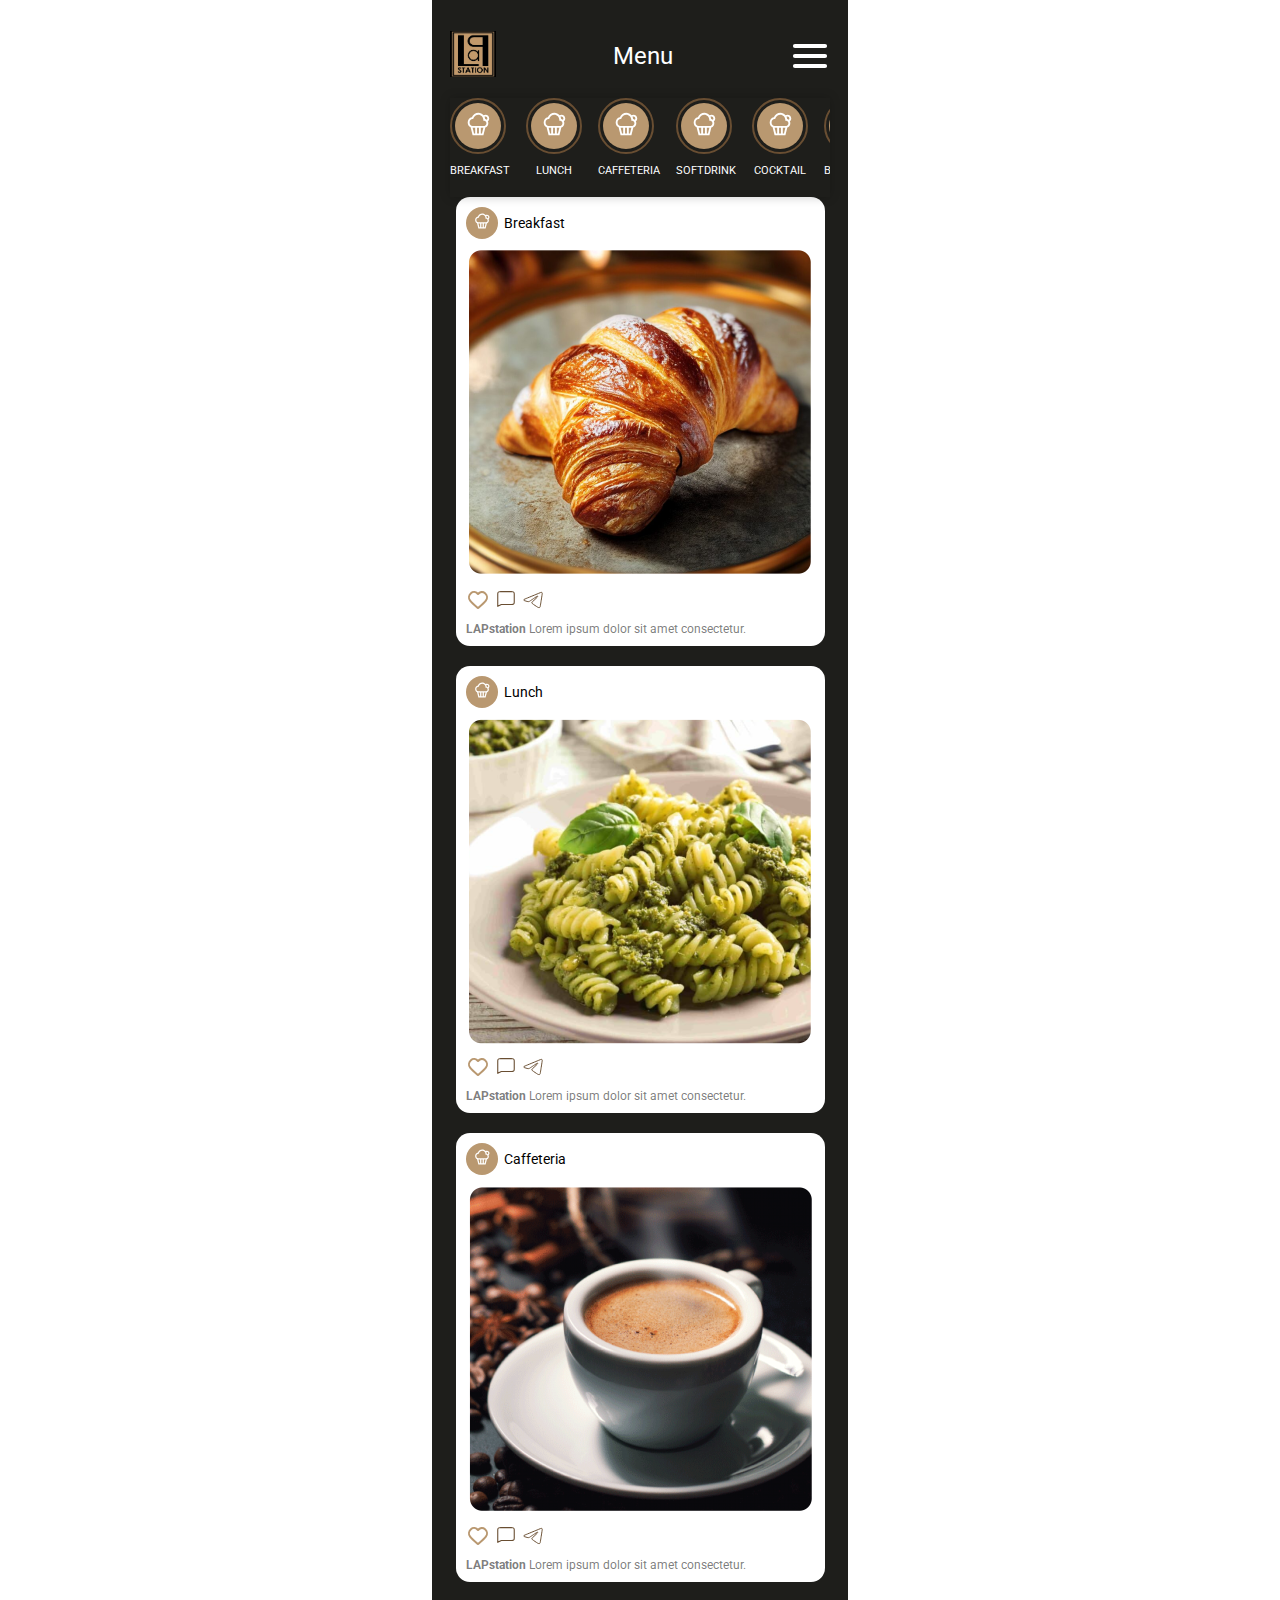
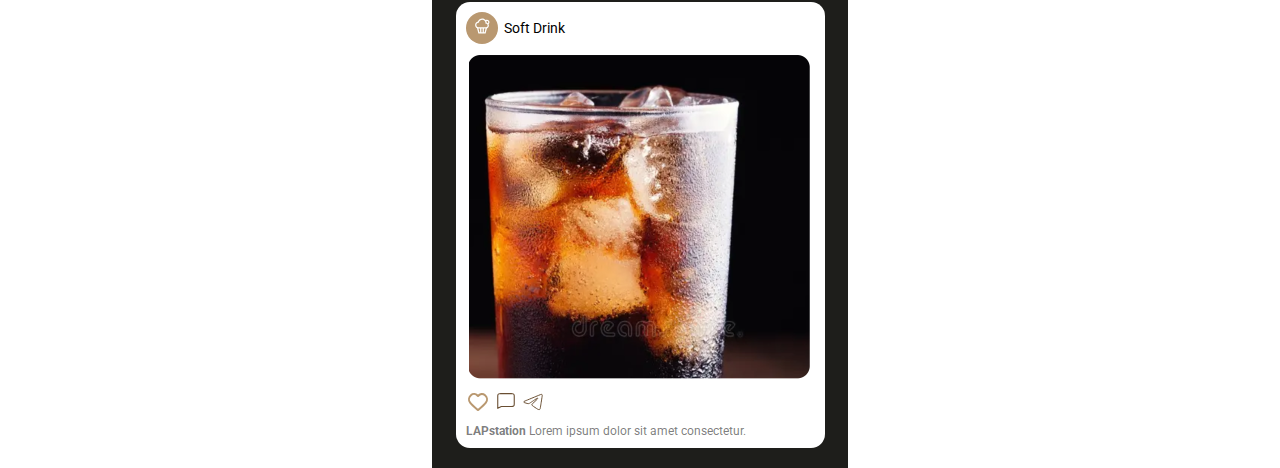
<file: index.html>
<!DOCTYPE html>
<html lang="en">

<head>
    <meta charset="UTF-8">
    <meta name="viewport" content="width=device-width, initial-scale=1.0">
    <title>Document</title>

    <link rel="stylesheet" href="./public/css/style.css">
</head>

<body>


    <div class="main_container">

        <div class="header container_inner">
            <a href="./index.html"><img src="./public/media/logo-lap-station-removebg-preview.png" alt=""></a>
            <h1>Menu</h1>
            <svg viewBox="0 0 24 24" width="40" height="40" fill="none" xmlns="http://www.w3.org/2000/svg">
                <g id="SVGRepo_bgCarrier" stroke-width="0"></g>
                <g id="SVGRepo_tracerCarrier" stroke-linecap="round" stroke-linejoin="round"></g>
                <g id="SVGRepo_iconCarrier">
                    <g clip-path="url(#clip0_429_11066)">
                        <path d="M3 6.00092H21M3 12.0009H21M3 18.0009H21" stroke="white" stroke-width="2.5"
                            stroke-linecap="round" stroke-linejoin="round"></path>
                    </g>
                    <defs>
                        <clipPath id="clip0_429_11066">
                            <rect width="24" height="24" fill="white" transform="translate(0 0.000915527)"></rect>
                        </clipPath>
                    </defs>
                </g>
            </svg>
        </div>


        <div class="menu_sec">
            <a href="#" class="menu_circle">
                <div class="menu_circle_icon_container">
                    <div class="menu_circle_icon">
                        <svg viewBox="0 0 24 24" width="30" height="30" fill="none" xmlns="http://www.w3.org/2000/svg">
                            <g id="SVGRepo_bgCarrier" stroke-width="0"></g>
                            <g id="SVGRepo_tracerCarrier" stroke-linecap="round" stroke-linejoin="round"></g>
                            <g id="SVGRepo_iconCarrier">
                                <path fill-rule="evenodd" clip-rule="evenodd"
                                    d="M12.3125 4.5C10.5164 4.5 8.82873 5.76101 8.34633 7.45537L8.19127 8H7.625C6.39099 8 5.25 9.14903 5.25 10.75C5.25 12.351 6.39099 13.5 7.625 13.5L17 13.5C17.8888 13.5 18.75 12.6644 18.75 11.45C18.75 10.2356 17.8888 9.4 17 9.4H16.25V8.65C16.25 6.32633 14.4561 4.5 12.3125 4.5ZM7.07517 6.54154C7.90775 4.45368 10.0401 3 12.3125 3C13.9642 3 15.429 3.75903 16.4209 4.94897C16.8794 4.66462 17.4206 4.5 18.0001 4.5C19.6569 4.5 21.0001 5.84315 21.0001 7.5C21.0001 8.44102 20.567 9.2799 19.8902 9.8296C20.1217 10.3227 20.25 10.8767 20.25 11.45C20.25 13.0243 19.2825 14.4533 17.8668 14.8748L16.3355 21H7.66436L6.07718 14.6513C4.67921 13.9851 3.75 12.446 3.75 10.75C3.75 8.67647 5.13885 6.83765 7.07517 6.54154ZM18.9827 8.63351C19.3 8.35814 19.5001 7.95198 19.5001 7.5C19.5001 6.67157 18.8285 6 18.0001 6C17.7146 6 17.448 6.07938 17.2207 6.21791C17.4723 6.76512 17.6415 7.35981 17.7124 7.98371C18.1885 8.09814 18.6181 8.32498 18.9827 8.63351ZM11.25 15H12.75V19.5H11.25V15ZM14.25 19.5V15H16.2894L15.1644 19.5H14.25ZM9.75 15H7.71053L8.83553 19.5H9.75V15Z"
                                    fill="#ffffff"></path>
                            </g>
                        </svg>
                    </div>
                </div>
                <span>BREAKFAST</span>
            </a>
            <a class="menu_circle">
                <div class="menu_circle_icon_container">
                    <div class="menu_circle_icon">
                        <svg viewBox="0 0 24 24" width="30" height="30" fill="none" xmlns="http://www.w3.org/2000/svg">
                            <g id="SVGRepo_bgCarrier" stroke-width="0"></g>
                            <g id="SVGRepo_tracerCarrier" stroke-linecap="round" stroke-linejoin="round"></g>
                            <g id="SVGRepo_iconCarrier">
                                <path fill-rule="evenodd" clip-rule="evenodd"
                                    d="M12.3125 4.5C10.5164 4.5 8.82873 5.76101 8.34633 7.45537L8.19127 8H7.625C6.39099 8 5.25 9.14903 5.25 10.75C5.25 12.351 6.39099 13.5 7.625 13.5L17 13.5C17.8888 13.5 18.75 12.6644 18.75 11.45C18.75 10.2356 17.8888 9.4 17 9.4H16.25V8.65C16.25 6.32633 14.4561 4.5 12.3125 4.5ZM7.07517 6.54154C7.90775 4.45368 10.0401 3 12.3125 3C13.9642 3 15.429 3.75903 16.4209 4.94897C16.8794 4.66462 17.4206 4.5 18.0001 4.5C19.6569 4.5 21.0001 5.84315 21.0001 7.5C21.0001 8.44102 20.567 9.2799 19.8902 9.8296C20.1217 10.3227 20.25 10.8767 20.25 11.45C20.25 13.0243 19.2825 14.4533 17.8668 14.8748L16.3355 21H7.66436L6.07718 14.6513C4.67921 13.9851 3.75 12.446 3.75 10.75C3.75 8.67647 5.13885 6.83765 7.07517 6.54154ZM18.9827 8.63351C19.3 8.35814 19.5001 7.95198 19.5001 7.5C19.5001 6.67157 18.8285 6 18.0001 6C17.7146 6 17.448 6.07938 17.2207 6.21791C17.4723 6.76512 17.6415 7.35981 17.7124 7.98371C18.1885 8.09814 18.6181 8.32498 18.9827 8.63351ZM11.25 15H12.75V19.5H11.25V15ZM14.25 19.5V15H16.2894L15.1644 19.5H14.25ZM9.75 15H7.71053L8.83553 19.5H9.75V15Z"
                                    fill="#ffffff"></path>
                            </g>
                        </svg>
                    </div>
                </div>
                <span>LUNCH</span>
            </a>
            <a class="menu_circle">
                <div class="menu_circle_icon_container">
                    <div class="menu_circle_icon">
                        <svg viewBox="0 0 24 24" width="30" height="30" fill="none" xmlns="http://www.w3.org/2000/svg">
                            <g id="SVGRepo_bgCarrier" stroke-width="0"></g>
                            <g id="SVGRepo_tracerCarrier" stroke-linecap="round" stroke-linejoin="round"></g>
                            <g id="SVGRepo_iconCarrier">
                                <path fill-rule="evenodd" clip-rule="evenodd"
                                    d="M12.3125 4.5C10.5164 4.5 8.82873 5.76101 8.34633 7.45537L8.19127 8H7.625C6.39099 8 5.25 9.14903 5.25 10.75C5.25 12.351 6.39099 13.5 7.625 13.5L17 13.5C17.8888 13.5 18.75 12.6644 18.75 11.45C18.75 10.2356 17.8888 9.4 17 9.4H16.25V8.65C16.25 6.32633 14.4561 4.5 12.3125 4.5ZM7.07517 6.54154C7.90775 4.45368 10.0401 3 12.3125 3C13.9642 3 15.429 3.75903 16.4209 4.94897C16.8794 4.66462 17.4206 4.5 18.0001 4.5C19.6569 4.5 21.0001 5.84315 21.0001 7.5C21.0001 8.44102 20.567 9.2799 19.8902 9.8296C20.1217 10.3227 20.25 10.8767 20.25 11.45C20.25 13.0243 19.2825 14.4533 17.8668 14.8748L16.3355 21H7.66436L6.07718 14.6513C4.67921 13.9851 3.75 12.446 3.75 10.75C3.75 8.67647 5.13885 6.83765 7.07517 6.54154ZM18.9827 8.63351C19.3 8.35814 19.5001 7.95198 19.5001 7.5C19.5001 6.67157 18.8285 6 18.0001 6C17.7146 6 17.448 6.07938 17.2207 6.21791C17.4723 6.76512 17.6415 7.35981 17.7124 7.98371C18.1885 8.09814 18.6181 8.32498 18.9827 8.63351ZM11.25 15H12.75V19.5H11.25V15ZM14.25 19.5V15H16.2894L15.1644 19.5H14.25ZM9.75 15H7.71053L8.83553 19.5H9.75V15Z"
                                    fill="#ffffff"></path>
                            </g>
                        </svg>
                    </div>
                </div>
                <span>CAFFETERIA</span>
            </a>
            <a class="menu_circle">
                <div class="menu_circle_icon_container">
                    <div class="menu_circle_icon">
                        <svg viewBox="0 0 24 24" width="30" height="30" fill="none" xmlns="http://www.w3.org/2000/svg">
                            <g id="SVGRepo_bgCarrier" stroke-width="0"></g>
                            <g id="SVGRepo_tracerCarrier" stroke-linecap="round" stroke-linejoin="round"></g>
                            <g id="SVGRepo_iconCarrier">
                                <path fill-rule="evenodd" clip-rule="evenodd"
                                    d="M12.3125 4.5C10.5164 4.5 8.82873 5.76101 8.34633 7.45537L8.19127 8H7.625C6.39099 8 5.25 9.14903 5.25 10.75C5.25 12.351 6.39099 13.5 7.625 13.5L17 13.5C17.8888 13.5 18.75 12.6644 18.75 11.45C18.75 10.2356 17.8888 9.4 17 9.4H16.25V8.65C16.25 6.32633 14.4561 4.5 12.3125 4.5ZM7.07517 6.54154C7.90775 4.45368 10.0401 3 12.3125 3C13.9642 3 15.429 3.75903 16.4209 4.94897C16.8794 4.66462 17.4206 4.5 18.0001 4.5C19.6569 4.5 21.0001 5.84315 21.0001 7.5C21.0001 8.44102 20.567 9.2799 19.8902 9.8296C20.1217 10.3227 20.25 10.8767 20.25 11.45C20.25 13.0243 19.2825 14.4533 17.8668 14.8748L16.3355 21H7.66436L6.07718 14.6513C4.67921 13.9851 3.75 12.446 3.75 10.75C3.75 8.67647 5.13885 6.83765 7.07517 6.54154ZM18.9827 8.63351C19.3 8.35814 19.5001 7.95198 19.5001 7.5C19.5001 6.67157 18.8285 6 18.0001 6C17.7146 6 17.448 6.07938 17.2207 6.21791C17.4723 6.76512 17.6415 7.35981 17.7124 7.98371C18.1885 8.09814 18.6181 8.32498 18.9827 8.63351ZM11.25 15H12.75V19.5H11.25V15ZM14.25 19.5V15H16.2894L15.1644 19.5H14.25ZM9.75 15H7.71053L8.83553 19.5H9.75V15Z"
                                    fill="#ffffff"></path>
                            </g>
                        </svg>
                    </div>
                </div>
                <span>SOFTDRINK</span>
            </a>
            <a href="./public/pages/cocktail.html" class="menu_circle">
                <div class="menu_circle_icon_container">
                    <div class="menu_circle_icon">
                        <svg viewBox="0 0 24 24" width="30" height="30" fill="none" xmlns="http://www.w3.org/2000/svg">
                            <g id="SVGRepo_bgCarrier" stroke-width="0"></g>
                            <g id="SVGRepo_tracerCarrier" stroke-linecap="round" stroke-linejoin="round"></g>
                            <g id="SVGRepo_iconCarrier">
                                <path fill-rule="evenodd" clip-rule="evenodd"
                                    d="M12.3125 4.5C10.5164 4.5 8.82873 5.76101 8.34633 7.45537L8.19127 8H7.625C6.39099 8 5.25 9.14903 5.25 10.75C5.25 12.351 6.39099 13.5 7.625 13.5L17 13.5C17.8888 13.5 18.75 12.6644 18.75 11.45C18.75 10.2356 17.8888 9.4 17 9.4H16.25V8.65C16.25 6.32633 14.4561 4.5 12.3125 4.5ZM7.07517 6.54154C7.90775 4.45368 10.0401 3 12.3125 3C13.9642 3 15.429 3.75903 16.4209 4.94897C16.8794 4.66462 17.4206 4.5 18.0001 4.5C19.6569 4.5 21.0001 5.84315 21.0001 7.5C21.0001 8.44102 20.567 9.2799 19.8902 9.8296C20.1217 10.3227 20.25 10.8767 20.25 11.45C20.25 13.0243 19.2825 14.4533 17.8668 14.8748L16.3355 21H7.66436L6.07718 14.6513C4.67921 13.9851 3.75 12.446 3.75 10.75C3.75 8.67647 5.13885 6.83765 7.07517 6.54154ZM18.9827 8.63351C19.3 8.35814 19.5001 7.95198 19.5001 7.5C19.5001 6.67157 18.8285 6 18.0001 6C17.7146 6 17.448 6.07938 17.2207 6.21791C17.4723 6.76512 17.6415 7.35981 17.7124 7.98371C18.1885 8.09814 18.6181 8.32498 18.9827 8.63351ZM11.25 15H12.75V19.5H11.25V15ZM14.25 19.5V15H16.2894L15.1644 19.5H14.25ZM9.75 15H7.71053L8.83553 19.5H9.75V15Z"
                                    fill="#ffffff"></path>
                            </g>
                        </svg>
                    </div>
                </div>
                <span>COCKTAIL</span>
            </a>
            <a class="menu_circle">
                <div class="menu_circle_icon_container">
                    <div class="menu_circle_icon">
                        <svg viewBox="0 0 24 24" width="30" height="30" fill="none" xmlns="http://www.w3.org/2000/svg">
                            <g id="SVGRepo_bgCarrier" stroke-width="0"></g>
                            <g id="SVGRepo_tracerCarrier" stroke-linecap="round" stroke-linejoin="round"></g>
                            <g id="SVGRepo_iconCarrier">
                                <path fill-rule="evenodd" clip-rule="evenodd"
                                    d="M12.3125 4.5C10.5164 4.5 8.82873 5.76101 8.34633 7.45537L8.19127 8H7.625C6.39099 8 5.25 9.14903 5.25 10.75C5.25 12.351 6.39099 13.5 7.625 13.5L17 13.5C17.8888 13.5 18.75 12.6644 18.75 11.45C18.75 10.2356 17.8888 9.4 17 9.4H16.25V8.65C16.25 6.32633 14.4561 4.5 12.3125 4.5ZM7.07517 6.54154C7.90775 4.45368 10.0401 3 12.3125 3C13.9642 3 15.429 3.75903 16.4209 4.94897C16.8794 4.66462 17.4206 4.5 18.0001 4.5C19.6569 4.5 21.0001 5.84315 21.0001 7.5C21.0001 8.44102 20.567 9.2799 19.8902 9.8296C20.1217 10.3227 20.25 10.8767 20.25 11.45C20.25 13.0243 19.2825 14.4533 17.8668 14.8748L16.3355 21H7.66436L6.07718 14.6513C4.67921 13.9851 3.75 12.446 3.75 10.75C3.75 8.67647 5.13885 6.83765 7.07517 6.54154ZM18.9827 8.63351C19.3 8.35814 19.5001 7.95198 19.5001 7.5C19.5001 6.67157 18.8285 6 18.0001 6C17.7146 6 17.448 6.07938 17.2207 6.21791C17.4723 6.76512 17.6415 7.35981 17.7124 7.98371C18.1885 8.09814 18.6181 8.32498 18.9827 8.63351ZM11.25 15H12.75V19.5H11.25V15ZM14.25 19.5V15H16.2894L15.1644 19.5H14.25ZM9.75 15H7.71053L8.83553 19.5H9.75V15Z"
                                    fill="#ffffff"></path>
                            </g>
                        </svg>
                    </div>
                </div>
                <span>BREAKFAST</span>
            </a>
            <a class="menu_circle">
                <div class="menu_circle_icon_container">
                    <div class="menu_circle_icon">
                        <svg viewBox="0 0 24 24" width="30" height="30" fill="none" xmlns="http://www.w3.org/2000/svg">
                            <g id="SVGRepo_bgCarrier" stroke-width="0"></g>
                            <g id="SVGRepo_tracerCarrier" stroke-linecap="round" stroke-linejoin="round"></g>
                            <g id="SVGRepo_iconCarrier">
                                <path fill-rule="evenodd" clip-rule="evenodd"
                                    d="M12.3125 4.5C10.5164 4.5 8.82873 5.76101 8.34633 7.45537L8.19127 8H7.625C6.39099 8 5.25 9.14903 5.25 10.75C5.25 12.351 6.39099 13.5 7.625 13.5L17 13.5C17.8888 13.5 18.75 12.6644 18.75 11.45C18.75 10.2356 17.8888 9.4 17 9.4H16.25V8.65C16.25 6.32633 14.4561 4.5 12.3125 4.5ZM7.07517 6.54154C7.90775 4.45368 10.0401 3 12.3125 3C13.9642 3 15.429 3.75903 16.4209 4.94897C16.8794 4.66462 17.4206 4.5 18.0001 4.5C19.6569 4.5 21.0001 5.84315 21.0001 7.5C21.0001 8.44102 20.567 9.2799 19.8902 9.8296C20.1217 10.3227 20.25 10.8767 20.25 11.45C20.25 13.0243 19.2825 14.4533 17.8668 14.8748L16.3355 21H7.66436L6.07718 14.6513C4.67921 13.9851 3.75 12.446 3.75 10.75C3.75 8.67647 5.13885 6.83765 7.07517 6.54154ZM18.9827 8.63351C19.3 8.35814 19.5001 7.95198 19.5001 7.5C19.5001 6.67157 18.8285 6 18.0001 6C17.7146 6 17.448 6.07938 17.2207 6.21791C17.4723 6.76512 17.6415 7.35981 17.7124 7.98371C18.1885 8.09814 18.6181 8.32498 18.9827 8.63351ZM11.25 15H12.75V19.5H11.25V15ZM14.25 19.5V15H16.2894L15.1644 19.5H14.25ZM9.75 15H7.71053L8.83553 19.5H9.75V15Z"
                                    fill="#ffffff"></path>
                            </g>
                        </svg>
                    </div>
                </div>
                <span>BREAKFAST</span>
            </a>

        </div>


        <a href="./public/pages/breakfast.html" class="card_box">
            <div class="card">
                <div class="title">
                    <div class="menu_circle_icon">
                        <svg viewBox="0 0 24 24" width="20" height="20" fill="none" xmlns="http://www.w3.org/2000/svg">
                            <g id="SVGRepo_bgCarrier" stroke-width="0"></g>
                            <g id="SVGRepo_tracerCarrier" stroke-linecap="round" stroke-linejoin="round"></g>
                            <g id="SVGRepo_iconCarrier">
                                <path fill-rule="evenodd" clip-rule="evenodd"
                                    d="M12.3125 4.5C10.5164 4.5 8.82873 5.76101 8.34633 7.45537L8.19127 8H7.625C6.39099 8 5.25 9.14903 5.25 10.75C5.25 12.351 6.39099 13.5 7.625 13.5L17 13.5C17.8888 13.5 18.75 12.6644 18.75 11.45C18.75 10.2356 17.8888 9.4 17 9.4H16.25V8.65C16.25 6.32633 14.4561 4.5 12.3125 4.5ZM7.07517 6.54154C7.90775 4.45368 10.0401 3 12.3125 3C13.9642 3 15.429 3.75903 16.4209 4.94897C16.8794 4.66462 17.4206 4.5 18.0001 4.5C19.6569 4.5 21.0001 5.84315 21.0001 7.5C21.0001 8.44102 20.567 9.2799 19.8902 9.8296C20.1217 10.3227 20.25 10.8767 20.25 11.45C20.25 13.0243 19.2825 14.4533 17.8668 14.8748L16.3355 21H7.66436L6.07718 14.6513C4.67921 13.9851 3.75 12.446 3.75 10.75C3.75 8.67647 5.13885 6.83765 7.07517 6.54154ZM18.9827 8.63351C19.3 8.35814 19.5001 7.95198 19.5001 7.5C19.5001 6.67157 18.8285 6 18.0001 6C17.7146 6 17.448 6.07938 17.2207 6.21791C17.4723 6.76512 17.6415 7.35981 17.7124 7.98371C18.1885 8.09814 18.6181 8.32498 18.9827 8.63351ZM11.25 15H12.75V19.5H11.25V15ZM14.25 19.5V15H16.2894L15.1644 19.5H14.25ZM9.75 15H7.71053L8.83553 19.5H9.75V15Z"
                                    fill="#ffffff"></path>
                            </g>
                        </svg>
                    </div>
                    <span>Breakfast</span>
                </div>
                <img src="./public/media/img_01.png" alt="">
                <div class="card_icons">
                    <svg width="24px" height="24px" viewBox="0 0 24 24" fill="none" xmlns="http://www.w3.org/2000/svg"
                        stroke="#b99870">
                        <g id="SVGRepo_bgCarrier" stroke-width="0"></g>
                        <g id="SVGRepo_tracerCarrier" stroke-linecap="round" stroke-linejoin="round"></g>
                        <g id="SVGRepo_iconCarrier">
                            <path fill-rule="evenodd" clip-rule="evenodd"
                                d="M12 6.00019C10.2006 3.90317 7.19377 3.2551 4.93923 5.17534C2.68468 7.09558 2.36727 10.3061 4.13778 12.5772C5.60984 14.4654 10.0648 18.4479 11.5249 19.7369C11.6882 19.8811 11.7699 19.9532 11.8652 19.9815C11.9483 20.0062 12.0393 20.0062 12.1225 19.9815C12.2178 19.9532 12.2994 19.8811 12.4628 19.7369C13.9229 18.4479 18.3778 14.4654 19.8499 12.5772C21.6204 10.3061 21.3417 7.07538 19.0484 5.17534C16.7551 3.2753 13.7994 3.90317 12 6.00019Z"
                                stroke="#b99870" stroke-width="2" stroke-linecap="round" stroke-linejoin="round"></path>
                        </g>
                    </svg>
                    <svg viewBox="0 0 24 24" width="22px" height="22px" fill="none" xmlns="http://www.w3.org/2000/svg"
                        transform="matrix(-1, 0, 0, 1, 0, 0)">
                        <g id="SVGRepo_bgCarrier" stroke-width="0"></g>
                        <g id="SVGRepo_tracerCarrier" stroke-linecap="round" stroke-linejoin="round"></g>
                        <g id="SVGRepo_iconCarrier">
                            <path
                                d="M3 7.2C3 6.07989 3 5.51984 3.21799 5.09202C3.40973 4.71569 3.71569 4.40973 4.09202 4.21799C4.51984 4 5.0799 4 6.2 4H17.8C18.9201 4 19.4802 4 19.908 4.21799C20.2843 4.40973 20.5903 4.71569 20.782 5.09202C21 5.51984 21 6.0799 21 7.2V20L17.6757 18.3378C17.4237 18.2118 17.2977 18.1488 17.1656 18.1044C17.0484 18.065 16.9277 18.0365 16.8052 18.0193C16.6672 18 16.5263 18 16.2446 18H6.2C5.07989 18 4.51984 18 4.09202 17.782C3.71569 17.5903 3.40973 17.2843 3.21799 16.908C3 16.4802 3 15.9201 3 14.8V7.2Z"
                                stroke="#694e32" stroke-width="1.2" stroke-linecap="round" stroke-linejoin="round">
                            </path>
                        </g>
                    </svg>
                    <svg viewBox="0 0 192 192" width="24px" height="24px" xmlns="http://www.w3.org/2000/svg" fill="none"
                        stroke="#694e32">
                        <g id="SVGRepo_bgCarrier" stroke-width="0"></g>
                        <g id="SVGRepo_tracerCarrier" stroke-linecap="round" stroke-linejoin="round"></g>
                        <g id="SVGRepo_iconCarrier">
                            <path stroke="#694e32" stroke-width="7.912000000000001"
                                d="M23.073 88.132s65.458-26.782 88.16-36.212c8.702-3.772 38.215-15.843 38.215-15.843s13.621-5.28 12.486 7.544c-.379 5.281-3.406 23.764-6.433 43.756-4.54 28.291-9.459 59.221-9.459 59.221s-.756 8.676-7.188 10.185c-6.433 1.509-17.027-5.281-18.919-6.79-1.513-1.132-28.377-18.106-38.214-26.404-2.649-2.263-5.676-6.79.378-12.071 13.621-12.447 29.891-27.913 39.728-37.72 4.54-4.527 9.081-15.089-9.837-2.264-26.864 18.483-53.35 35.835-53.35 35.835s-6.053 3.772-17.404.377c-11.351-3.395-24.594-7.921-24.594-7.921s-9.08-5.659 6.433-11.693Z">
                            </path>
                        </g>
                    </svg>
                </div>
                <div class="card_comments">
                    <b>LAPstation</b> Lorem ipsum dolor sit amet consectetur.
                </div>
            </div>
        </a>

        <div class="card_box">
            <a class="card">
                <div class="title">
                    <div class="menu_circle_icon">
                        <svg viewBox="0 0 24 24" width="20" height="20" fill="none" xmlns="http://www.w3.org/2000/svg">
                            <g id="SVGRepo_bgCarrier" stroke-width="0"></g>
                            <g id="SVGRepo_tracerCarrier" stroke-linecap="round" stroke-linejoin="round"></g>
                            <g id="SVGRepo_iconCarrier">
                                <path fill-rule="evenodd" clip-rule="evenodd"
                                    d="M12.3125 4.5C10.5164 4.5 8.82873 5.76101 8.34633 7.45537L8.19127 8H7.625C6.39099 8 5.25 9.14903 5.25 10.75C5.25 12.351 6.39099 13.5 7.625 13.5L17 13.5C17.8888 13.5 18.75 12.6644 18.75 11.45C18.75 10.2356 17.8888 9.4 17 9.4H16.25V8.65C16.25 6.32633 14.4561 4.5 12.3125 4.5ZM7.07517 6.54154C7.90775 4.45368 10.0401 3 12.3125 3C13.9642 3 15.429 3.75903 16.4209 4.94897C16.8794 4.66462 17.4206 4.5 18.0001 4.5C19.6569 4.5 21.0001 5.84315 21.0001 7.5C21.0001 8.44102 20.567 9.2799 19.8902 9.8296C20.1217 10.3227 20.25 10.8767 20.25 11.45C20.25 13.0243 19.2825 14.4533 17.8668 14.8748L16.3355 21H7.66436L6.07718 14.6513C4.67921 13.9851 3.75 12.446 3.75 10.75C3.75 8.67647 5.13885 6.83765 7.07517 6.54154ZM18.9827 8.63351C19.3 8.35814 19.5001 7.95198 19.5001 7.5C19.5001 6.67157 18.8285 6 18.0001 6C17.7146 6 17.448 6.07938 17.2207 6.21791C17.4723 6.76512 17.6415 7.35981 17.7124 7.98371C18.1885 8.09814 18.6181 8.32498 18.9827 8.63351ZM11.25 15H12.75V19.5H11.25V15ZM14.25 19.5V15H16.2894L15.1644 19.5H14.25ZM9.75 15H7.71053L8.83553 19.5H9.75V15Z"
                                    fill="#ffffff"></path>
                            </g>
                        </svg>
                    </div>
                    <span>Lunch</span>
                </div>
                <img src="./public/media/img_02.png" alt="">
                <div class="card_icons">
                    <svg width="24px" height="24px" viewBox="0 0 24 24" fill="none" xmlns="http://www.w3.org/2000/svg"
                        stroke="#b99870">
                        <g id="SVGRepo_bgCarrier" stroke-width="0"></g>
                        <g id="SVGRepo_tracerCarrier" stroke-linecap="round" stroke-linejoin="round"></g>
                        <g id="SVGRepo_iconCarrier">
                            <path fill-rule="evenodd" clip-rule="evenodd"
                                d="M12 6.00019C10.2006 3.90317 7.19377 3.2551 4.93923 5.17534C2.68468 7.09558 2.36727 10.3061 4.13778 12.5772C5.60984 14.4654 10.0648 18.4479 11.5249 19.7369C11.6882 19.8811 11.7699 19.9532 11.8652 19.9815C11.9483 20.0062 12.0393 20.0062 12.1225 19.9815C12.2178 19.9532 12.2994 19.8811 12.4628 19.7369C13.9229 18.4479 18.3778 14.4654 19.8499 12.5772C21.6204 10.3061 21.3417 7.07538 19.0484 5.17534C16.7551 3.2753 13.7994 3.90317 12 6.00019Z"
                                stroke="#b99870" stroke-width="2" stroke-linecap="round" stroke-linejoin="round"></path>
                        </g>
                    </svg>
                    <svg viewBox="0 0 24 24" width="22px" height="22px" fill="none" xmlns="http://www.w3.org/2000/svg"
                        transform="matrix(-1, 0, 0, 1, 0, 0)">
                        <g id="SVGRepo_bgCarrier" stroke-width="0"></g>
                        <g id="SVGRepo_tracerCarrier" stroke-linecap="round" stroke-linejoin="round"></g>
                        <g id="SVGRepo_iconCarrier">
                            <path
                                d="M3 7.2C3 6.07989 3 5.51984 3.21799 5.09202C3.40973 4.71569 3.71569 4.40973 4.09202 4.21799C4.51984 4 5.0799 4 6.2 4H17.8C18.9201 4 19.4802 4 19.908 4.21799C20.2843 4.40973 20.5903 4.71569 20.782 5.09202C21 5.51984 21 6.0799 21 7.2V20L17.6757 18.3378C17.4237 18.2118 17.2977 18.1488 17.1656 18.1044C17.0484 18.065 16.9277 18.0365 16.8052 18.0193C16.6672 18 16.5263 18 16.2446 18H6.2C5.07989 18 4.51984 18 4.09202 17.782C3.71569 17.5903 3.40973 17.2843 3.21799 16.908C3 16.4802 3 15.9201 3 14.8V7.2Z"
                                stroke="#694e32" stroke-width="1.2" stroke-linecap="round" stroke-linejoin="round">
                            </path>
                        </g>
                    </svg>
                    <svg viewBox="0 0 192 192" width="24px" height="24px" xmlns="http://www.w3.org/2000/svg" fill="none"
                        stroke="#694e32">
                        <g id="SVGRepo_bgCarrier" stroke-width="0"></g>
                        <g id="SVGRepo_tracerCarrier" stroke-linecap="round" stroke-linejoin="round"></g>
                        <g id="SVGRepo_iconCarrier">
                            <path stroke="#694e32" stroke-width="7.912000000000001"
                                d="M23.073 88.132s65.458-26.782 88.16-36.212c8.702-3.772 38.215-15.843 38.215-15.843s13.621-5.28 12.486 7.544c-.379 5.281-3.406 23.764-6.433 43.756-4.54 28.291-9.459 59.221-9.459 59.221s-.756 8.676-7.188 10.185c-6.433 1.509-17.027-5.281-18.919-6.79-1.513-1.132-28.377-18.106-38.214-26.404-2.649-2.263-5.676-6.79.378-12.071 13.621-12.447 29.891-27.913 39.728-37.72 4.54-4.527 9.081-15.089-9.837-2.264-26.864 18.483-53.35 35.835-53.35 35.835s-6.053 3.772-17.404.377c-11.351-3.395-24.594-7.921-24.594-7.921s-9.08-5.659 6.433-11.693Z">
                            </path>
                        </g>
                    </svg>
                </div>
                <div class="card_comments">
                    <b>LAPstation</b> Lorem ipsum dolor sit amet consectetur.
                </div>
            </a>
        </div>

        <div class="card_box">
            <div class="card">
                <div class="title">
                    <div class="menu_circle_icon">
                        <svg viewBox="0 0 24 24" width="20" height="20" fill="none" xmlns="http://www.w3.org/2000/svg">
                            <g id="SVGRepo_bgCarrier" stroke-width="0"></g>
                            <g id="SVGRepo_tracerCarrier" stroke-linecap="round" stroke-linejoin="round"></g>
                            <g id="SVGRepo_iconCarrier">
                                <path fill-rule="evenodd" clip-rule="evenodd"
                                    d="M12.3125 4.5C10.5164 4.5 8.82873 5.76101 8.34633 7.45537L8.19127 8H7.625C6.39099 8 5.25 9.14903 5.25 10.75C5.25 12.351 6.39099 13.5 7.625 13.5L17 13.5C17.8888 13.5 18.75 12.6644 18.75 11.45C18.75 10.2356 17.8888 9.4 17 9.4H16.25V8.65C16.25 6.32633 14.4561 4.5 12.3125 4.5ZM7.07517 6.54154C7.90775 4.45368 10.0401 3 12.3125 3C13.9642 3 15.429 3.75903 16.4209 4.94897C16.8794 4.66462 17.4206 4.5 18.0001 4.5C19.6569 4.5 21.0001 5.84315 21.0001 7.5C21.0001 8.44102 20.567 9.2799 19.8902 9.8296C20.1217 10.3227 20.25 10.8767 20.25 11.45C20.25 13.0243 19.2825 14.4533 17.8668 14.8748L16.3355 21H7.66436L6.07718 14.6513C4.67921 13.9851 3.75 12.446 3.75 10.75C3.75 8.67647 5.13885 6.83765 7.07517 6.54154ZM18.9827 8.63351C19.3 8.35814 19.5001 7.95198 19.5001 7.5C19.5001 6.67157 18.8285 6 18.0001 6C17.7146 6 17.448 6.07938 17.2207 6.21791C17.4723 6.76512 17.6415 7.35981 17.7124 7.98371C18.1885 8.09814 18.6181 8.32498 18.9827 8.63351ZM11.25 15H12.75V19.5H11.25V15ZM14.25 19.5V15H16.2894L15.1644 19.5H14.25ZM9.75 15H7.71053L8.83553 19.5H9.75V15Z"
                                    fill="#ffffff"></path>
                            </g>
                        </svg>
                    </div>
                    <span>Caffeteria</span>
                </div>
                <img src="./public/media/img_03.png" alt="">
                <div class="card_icons">
                    <svg width="24px" height="24px" viewBox="0 0 24 24" fill="none" xmlns="http://www.w3.org/2000/svg"
                        stroke="#b99870">
                        <g id="SVGRepo_bgCarrier" stroke-width="0"></g>
                        <g id="SVGRepo_tracerCarrier" stroke-linecap="round" stroke-linejoin="round"></g>
                        <g id="SVGRepo_iconCarrier">
                            <path fill-rule="evenodd" clip-rule="evenodd"
                                d="M12 6.00019C10.2006 3.90317 7.19377 3.2551 4.93923 5.17534C2.68468 7.09558 2.36727 10.3061 4.13778 12.5772C5.60984 14.4654 10.0648 18.4479 11.5249 19.7369C11.6882 19.8811 11.7699 19.9532 11.8652 19.9815C11.9483 20.0062 12.0393 20.0062 12.1225 19.9815C12.2178 19.9532 12.2994 19.8811 12.4628 19.7369C13.9229 18.4479 18.3778 14.4654 19.8499 12.5772C21.6204 10.3061 21.3417 7.07538 19.0484 5.17534C16.7551 3.2753 13.7994 3.90317 12 6.00019Z"
                                stroke="#b99870" stroke-width="2" stroke-linecap="round" stroke-linejoin="round"></path>
                        </g>
                    </svg>
                    <svg viewBox="0 0 24 24" width="22px" height="22px" fill="none" xmlns="http://www.w3.org/2000/svg"
                        transform="matrix(-1, 0, 0, 1, 0, 0)">
                        <g id="SVGRepo_bgCarrier" stroke-width="0"></g>
                        <g id="SVGRepo_tracerCarrier" stroke-linecap="round" stroke-linejoin="round"></g>
                        <g id="SVGRepo_iconCarrier">
                            <path
                                d="M3 7.2C3 6.07989 3 5.51984 3.21799 5.09202C3.40973 4.71569 3.71569 4.40973 4.09202 4.21799C4.51984 4 5.0799 4 6.2 4H17.8C18.9201 4 19.4802 4 19.908 4.21799C20.2843 4.40973 20.5903 4.71569 20.782 5.09202C21 5.51984 21 6.0799 21 7.2V20L17.6757 18.3378C17.4237 18.2118 17.2977 18.1488 17.1656 18.1044C17.0484 18.065 16.9277 18.0365 16.8052 18.0193C16.6672 18 16.5263 18 16.2446 18H6.2C5.07989 18 4.51984 18 4.09202 17.782C3.71569 17.5903 3.40973 17.2843 3.21799 16.908C3 16.4802 3 15.9201 3 14.8V7.2Z"
                                stroke="#694e32" stroke-width="1.2" stroke-linecap="round" stroke-linejoin="round">
                            </path>
                        </g>
                    </svg>
                    <svg viewBox="0 0 192 192" width="24px" height="24px" xmlns="http://www.w3.org/2000/svg" fill="none"
                        stroke="#694e32">
                        <g id="SVGRepo_bgCarrier" stroke-width="0"></g>
                        <g id="SVGRepo_tracerCarrier" stroke-linecap="round" stroke-linejoin="round"></g>
                        <g id="SVGRepo_iconCarrier">
                            <path stroke="#694e32" stroke-width="7.912000000000001"
                                d="M23.073 88.132s65.458-26.782 88.16-36.212c8.702-3.772 38.215-15.843 38.215-15.843s13.621-5.28 12.486 7.544c-.379 5.281-3.406 23.764-6.433 43.756-4.54 28.291-9.459 59.221-9.459 59.221s-.756 8.676-7.188 10.185c-6.433 1.509-17.027-5.281-18.919-6.79-1.513-1.132-28.377-18.106-38.214-26.404-2.649-2.263-5.676-6.79.378-12.071 13.621-12.447 29.891-27.913 39.728-37.72 4.54-4.527 9.081-15.089-9.837-2.264-26.864 18.483-53.35 35.835-53.35 35.835s-6.053 3.772-17.404.377c-11.351-3.395-24.594-7.921-24.594-7.921s-9.08-5.659 6.433-11.693Z">
                            </path>
                        </g>
                    </svg>
                </div>
                <div class="card_comments">
                    <b>LAPstation</b> Lorem ipsum dolor sit amet consectetur.
                </div>
            </div>
        </div>

        <div class="card_box">
            <div class="card">
                <div class="title">
                    <div class="menu_circle_icon">
                        <svg viewBox="0 0 24 24" width="20" height="20" fill="none" xmlns="http://www.w3.org/2000/svg">
                            <g id="SVGRepo_bgCarrier" stroke-width="0"></g>
                            <g id="SVGRepo_tracerCarrier" stroke-linecap="round" stroke-linejoin="round"></g>
                            <g id="SVGRepo_iconCarrier">
                                <path fill-rule="evenodd" clip-rule="evenodd"
                                    d="M12.3125 4.5C10.5164 4.5 8.82873 5.76101 8.34633 7.45537L8.19127 8H7.625C6.39099 8 5.25 9.14903 5.25 10.75C5.25 12.351 6.39099 13.5 7.625 13.5L17 13.5C17.8888 13.5 18.75 12.6644 18.75 11.45C18.75 10.2356 17.8888 9.4 17 9.4H16.25V8.65C16.25 6.32633 14.4561 4.5 12.3125 4.5ZM7.07517 6.54154C7.90775 4.45368 10.0401 3 12.3125 3C13.9642 3 15.429 3.75903 16.4209 4.94897C16.8794 4.66462 17.4206 4.5 18.0001 4.5C19.6569 4.5 21.0001 5.84315 21.0001 7.5C21.0001 8.44102 20.567 9.2799 19.8902 9.8296C20.1217 10.3227 20.25 10.8767 20.25 11.45C20.25 13.0243 19.2825 14.4533 17.8668 14.8748L16.3355 21H7.66436L6.07718 14.6513C4.67921 13.9851 3.75 12.446 3.75 10.75C3.75 8.67647 5.13885 6.83765 7.07517 6.54154ZM18.9827 8.63351C19.3 8.35814 19.5001 7.95198 19.5001 7.5C19.5001 6.67157 18.8285 6 18.0001 6C17.7146 6 17.448 6.07938 17.2207 6.21791C17.4723 6.76512 17.6415 7.35981 17.7124 7.98371C18.1885 8.09814 18.6181 8.32498 18.9827 8.63351ZM11.25 15H12.75V19.5H11.25V15ZM14.25 19.5V15H16.2894L15.1644 19.5H14.25ZM9.75 15H7.71053L8.83553 19.5H9.75V15Z"
                                    fill="#ffffff"></path>
                            </g>
                        </svg>
                    </div>
                    <span>Soft Drink</span>
                </div>
                <img src="./public/media/img_04.png" alt="">
                <div class="card_icons">
                    <svg width="24px" height="24px" viewBox="0 0 24 24" fill="none" xmlns="http://www.w3.org/2000/svg"
                        stroke="#b99870">
                        <g id="SVGRepo_bgCarrier" stroke-width="0"></g>
                        <g id="SVGRepo_tracerCarrier" stroke-linecap="round" stroke-linejoin="round"></g>
                        <g id="SVGRepo_iconCarrier">
                            <path fill-rule="evenodd" clip-rule="evenodd"
                                d="M12 6.00019C10.2006 3.90317 7.19377 3.2551 4.93923 5.17534C2.68468 7.09558 2.36727 10.3061 4.13778 12.5772C5.60984 14.4654 10.0648 18.4479 11.5249 19.7369C11.6882 19.8811 11.7699 19.9532 11.8652 19.9815C11.9483 20.0062 12.0393 20.0062 12.1225 19.9815C12.2178 19.9532 12.2994 19.8811 12.4628 19.7369C13.9229 18.4479 18.3778 14.4654 19.8499 12.5772C21.6204 10.3061 21.3417 7.07538 19.0484 5.17534C16.7551 3.2753 13.7994 3.90317 12 6.00019Z"
                                stroke="#b99870" stroke-width="2" stroke-linecap="round" stroke-linejoin="round"></path>
                        </g>
                    </svg>
                    <svg viewBox="0 0 24 24" width="22px" height="22px" fill="none" xmlns="http://www.w3.org/2000/svg"
                        transform="matrix(-1, 0, 0, 1, 0, 0)">
                        <g id="SVGRepo_bgCarrier" stroke-width="0"></g>
                        <g id="SVGRepo_tracerCarrier" stroke-linecap="round" stroke-linejoin="round"></g>
                        <g id="SVGRepo_iconCarrier">
                            <path
                                d="M3 7.2C3 6.07989 3 5.51984 3.21799 5.09202C3.40973 4.71569 3.71569 4.40973 4.09202 4.21799C4.51984 4 5.0799 4 6.2 4H17.8C18.9201 4 19.4802 4 19.908 4.21799C20.2843 4.40973 20.5903 4.71569 20.782 5.09202C21 5.51984 21 6.0799 21 7.2V20L17.6757 18.3378C17.4237 18.2118 17.2977 18.1488 17.1656 18.1044C17.0484 18.065 16.9277 18.0365 16.8052 18.0193C16.6672 18 16.5263 18 16.2446 18H6.2C5.07989 18 4.51984 18 4.09202 17.782C3.71569 17.5903 3.40973 17.2843 3.21799 16.908C3 16.4802 3 15.9201 3 14.8V7.2Z"
                                stroke="#694e32" stroke-width="1.2" stroke-linecap="round" stroke-linejoin="round">
                            </path>
                        </g>
                    </svg>
                    <svg viewBox="0 0 192 192" width="24px" height="24px" xmlns="http://www.w3.org/2000/svg" fill="none"
                        stroke="#694e32">
                        <g id="SVGRepo_bgCarrier" stroke-width="0"></g>
                        <g id="SVGRepo_tracerCarrier" stroke-linecap="round" stroke-linejoin="round"></g>
                        <g id="SVGRepo_iconCarrier">
                            <path stroke="#694e32" stroke-width="7.912000000000001"
                                d="M23.073 88.132s65.458-26.782 88.16-36.212c8.702-3.772 38.215-15.843 38.215-15.843s13.621-5.28 12.486 7.544c-.379 5.281-3.406 23.764-6.433 43.756-4.54 28.291-9.459 59.221-9.459 59.221s-.756 8.676-7.188 10.185c-6.433 1.509-17.027-5.281-18.919-6.79-1.513-1.132-28.377-18.106-38.214-26.404-2.649-2.263-5.676-6.79.378-12.071 13.621-12.447 29.891-27.913 39.728-37.72 4.54-4.527 9.081-15.089-9.837-2.264-26.864 18.483-53.35 35.835-53.35 35.835s-6.053 3.772-17.404.377c-11.351-3.395-24.594-7.921-24.594-7.921s-9.08-5.659 6.433-11.693Z">
                            </path>
                        </g>
                    </svg>
                </div>
                <div class="card_comments">
                    <b>LAPstation</b> Lorem ipsum dolor sit amet consectetur.
                </div>
            </div>
        </div>

    </div>

    <script src="./public/js/script.js"></script>
</body>

</html>
</file>
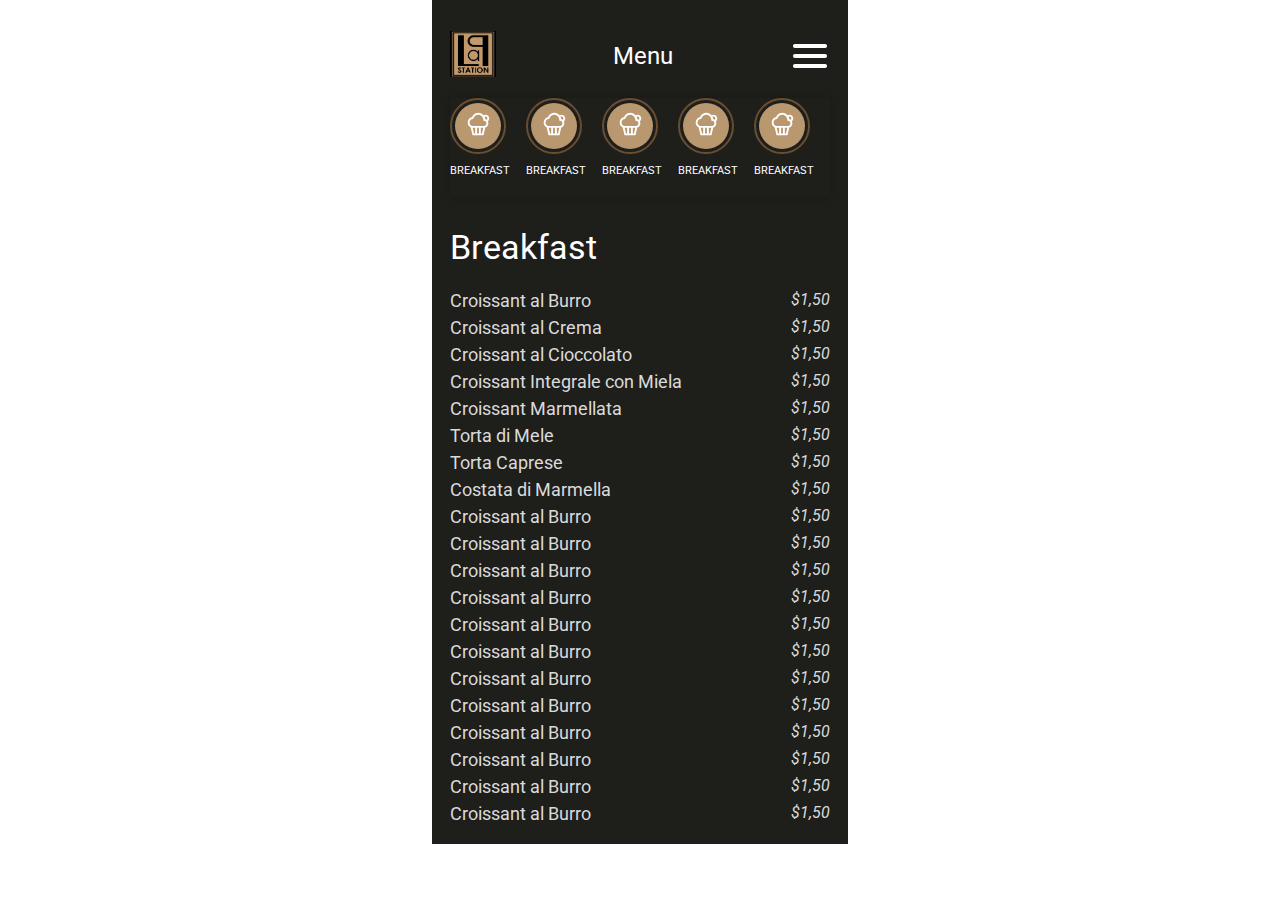
<file: public/pages/breakfast.html>
<!DOCTYPE html>
<html lang="en">

<head>
    <meta charset="UTF-8">
    <meta name="viewport" content="width=device-width, initial-scale=1.0">
    <title>Document</title>

    <link rel="stylesheet" href="../css/style.css">
</head>

<body>


    <div class="main_container">

        <div class="header container_inner">
            <a href="../../index.html"><img src="../media/logo-lap-station-removebg-preview.png" alt=""></a>
            <h1>Menu</h1>
            <svg viewBox="0 0 24 24" width="40" height="40" fill="none" xmlns="http://www.w3.org/2000/svg">
                <g id="SVGRepo_bgCarrier" stroke-width="0"></g>
                <g id="SVGRepo_tracerCarrier" stroke-linecap="round" stroke-linejoin="round"></g>
                <g id="SVGRepo_iconCarrier">
                    <g clip-path="url(#clip0_429_11066)">
                        <path d="M3 6.00092H21M3 12.0009H21M3 18.0009H21" stroke="white" stroke-width="2.5"
                            stroke-linecap="round" stroke-linejoin="round"></path>
                    </g>
                    <defs>
                        <clipPath id="clip0_429_11066">
                            <rect width="24" height="24" fill="white" transform="translate(0 0.000915527)"></rect>
                        </clipPath>
                    </defs>
                </g>
            </svg>
        </div>


        <div class="menu_sec">
            <div class="menu_circle">
                <div class="menu_circle_icon_container">
                    <div class="menu_circle_icon">
                        <svg viewBox="0 0 24 24" width="30" height="30" fill="none" xmlns="http://www.w3.org/2000/svg">
                            <g id="SVGRepo_bgCarrier" stroke-width="0"></g>
                            <g id="SVGRepo_tracerCarrier" stroke-linecap="round" stroke-linejoin="round"></g>
                            <g id="SVGRepo_iconCarrier">
                                <path fill-rule="evenodd" clip-rule="evenodd"
                                    d="M12.3125 4.5C10.5164 4.5 8.82873 5.76101 8.34633 7.45537L8.19127 8H7.625C6.39099 8 5.25 9.14903 5.25 10.75C5.25 12.351 6.39099 13.5 7.625 13.5L17 13.5C17.8888 13.5 18.75 12.6644 18.75 11.45C18.75 10.2356 17.8888 9.4 17 9.4H16.25V8.65C16.25 6.32633 14.4561 4.5 12.3125 4.5ZM7.07517 6.54154C7.90775 4.45368 10.0401 3 12.3125 3C13.9642 3 15.429 3.75903 16.4209 4.94897C16.8794 4.66462 17.4206 4.5 18.0001 4.5C19.6569 4.5 21.0001 5.84315 21.0001 7.5C21.0001 8.44102 20.567 9.2799 19.8902 9.8296C20.1217 10.3227 20.25 10.8767 20.25 11.45C20.25 13.0243 19.2825 14.4533 17.8668 14.8748L16.3355 21H7.66436L6.07718 14.6513C4.67921 13.9851 3.75 12.446 3.75 10.75C3.75 8.67647 5.13885 6.83765 7.07517 6.54154ZM18.9827 8.63351C19.3 8.35814 19.5001 7.95198 19.5001 7.5C19.5001 6.67157 18.8285 6 18.0001 6C17.7146 6 17.448 6.07938 17.2207 6.21791C17.4723 6.76512 17.6415 7.35981 17.7124 7.98371C18.1885 8.09814 18.6181 8.32498 18.9827 8.63351ZM11.25 15H12.75V19.5H11.25V15ZM14.25 19.5V15H16.2894L15.1644 19.5H14.25ZM9.75 15H7.71053L8.83553 19.5H9.75V15Z"
                                    fill="#ffffff"></path>
                            </g>
                        </svg>
                    </div>
                </div>
                <span>BREAKFAST</span>
            </div>
            <div class="menu_circle">
                <div class="menu_circle_icon_container">
                    <div class="menu_circle_icon">
                        <svg viewBox="0 0 24 24" width="30" height="30" fill="none" xmlns="http://www.w3.org/2000/svg">
                            <g id="SVGRepo_bgCarrier" stroke-width="0"></g>
                            <g id="SVGRepo_tracerCarrier" stroke-linecap="round" stroke-linejoin="round"></g>
                            <g id="SVGRepo_iconCarrier">
                                <path fill-rule="evenodd" clip-rule="evenodd"
                                    d="M12.3125 4.5C10.5164 4.5 8.82873 5.76101 8.34633 7.45537L8.19127 8H7.625C6.39099 8 5.25 9.14903 5.25 10.75C5.25 12.351 6.39099 13.5 7.625 13.5L17 13.5C17.8888 13.5 18.75 12.6644 18.75 11.45C18.75 10.2356 17.8888 9.4 17 9.4H16.25V8.65C16.25 6.32633 14.4561 4.5 12.3125 4.5ZM7.07517 6.54154C7.90775 4.45368 10.0401 3 12.3125 3C13.9642 3 15.429 3.75903 16.4209 4.94897C16.8794 4.66462 17.4206 4.5 18.0001 4.5C19.6569 4.5 21.0001 5.84315 21.0001 7.5C21.0001 8.44102 20.567 9.2799 19.8902 9.8296C20.1217 10.3227 20.25 10.8767 20.25 11.45C20.25 13.0243 19.2825 14.4533 17.8668 14.8748L16.3355 21H7.66436L6.07718 14.6513C4.67921 13.9851 3.75 12.446 3.75 10.75C3.75 8.67647 5.13885 6.83765 7.07517 6.54154ZM18.9827 8.63351C19.3 8.35814 19.5001 7.95198 19.5001 7.5C19.5001 6.67157 18.8285 6 18.0001 6C17.7146 6 17.448 6.07938 17.2207 6.21791C17.4723 6.76512 17.6415 7.35981 17.7124 7.98371C18.1885 8.09814 18.6181 8.32498 18.9827 8.63351ZM11.25 15H12.75V19.5H11.25V15ZM14.25 19.5V15H16.2894L15.1644 19.5H14.25ZM9.75 15H7.71053L8.83553 19.5H9.75V15Z"
                                    fill="#ffffff"></path>
                            </g>
                        </svg>
                    </div>
                </div>
                <span>BREAKFAST</span>
            </div>
            <div class="menu_circle">
                <div class="menu_circle_icon_container">
                    <div class="menu_circle_icon">
                        <svg viewBox="0 0 24 24" width="30" height="30" fill="none" xmlns="http://www.w3.org/2000/svg">
                            <g id="SVGRepo_bgCarrier" stroke-width="0"></g>
                            <g id="SVGRepo_tracerCarrier" stroke-linecap="round" stroke-linejoin="round"></g>
                            <g id="SVGRepo_iconCarrier">
                                <path fill-rule="evenodd" clip-rule="evenodd"
                                    d="M12.3125 4.5C10.5164 4.5 8.82873 5.76101 8.34633 7.45537L8.19127 8H7.625C6.39099 8 5.25 9.14903 5.25 10.75C5.25 12.351 6.39099 13.5 7.625 13.5L17 13.5C17.8888 13.5 18.75 12.6644 18.75 11.45C18.75 10.2356 17.8888 9.4 17 9.4H16.25V8.65C16.25 6.32633 14.4561 4.5 12.3125 4.5ZM7.07517 6.54154C7.90775 4.45368 10.0401 3 12.3125 3C13.9642 3 15.429 3.75903 16.4209 4.94897C16.8794 4.66462 17.4206 4.5 18.0001 4.5C19.6569 4.5 21.0001 5.84315 21.0001 7.5C21.0001 8.44102 20.567 9.2799 19.8902 9.8296C20.1217 10.3227 20.25 10.8767 20.25 11.45C20.25 13.0243 19.2825 14.4533 17.8668 14.8748L16.3355 21H7.66436L6.07718 14.6513C4.67921 13.9851 3.75 12.446 3.75 10.75C3.75 8.67647 5.13885 6.83765 7.07517 6.54154ZM18.9827 8.63351C19.3 8.35814 19.5001 7.95198 19.5001 7.5C19.5001 6.67157 18.8285 6 18.0001 6C17.7146 6 17.448 6.07938 17.2207 6.21791C17.4723 6.76512 17.6415 7.35981 17.7124 7.98371C18.1885 8.09814 18.6181 8.32498 18.9827 8.63351ZM11.25 15H12.75V19.5H11.25V15ZM14.25 19.5V15H16.2894L15.1644 19.5H14.25ZM9.75 15H7.71053L8.83553 19.5H9.75V15Z"
                                    fill="#ffffff"></path>
                            </g>
                        </svg>
                    </div>
                </div>
                <span>BREAKFAST</span>
            </div>
            <div class="menu_circle">
                <div class="menu_circle_icon_container">
                    <div class="menu_circle_icon">
                        <svg viewBox="0 0 24 24" width="30" height="30" fill="none" xmlns="http://www.w3.org/2000/svg">
                            <g id="SVGRepo_bgCarrier" stroke-width="0"></g>
                            <g id="SVGRepo_tracerCarrier" stroke-linecap="round" stroke-linejoin="round"></g>
                            <g id="SVGRepo_iconCarrier">
                                <path fill-rule="evenodd" clip-rule="evenodd"
                                    d="M12.3125 4.5C10.5164 4.5 8.82873 5.76101 8.34633 7.45537L8.19127 8H7.625C6.39099 8 5.25 9.14903 5.25 10.75C5.25 12.351 6.39099 13.5 7.625 13.5L17 13.5C17.8888 13.5 18.75 12.6644 18.75 11.45C18.75 10.2356 17.8888 9.4 17 9.4H16.25V8.65C16.25 6.32633 14.4561 4.5 12.3125 4.5ZM7.07517 6.54154C7.90775 4.45368 10.0401 3 12.3125 3C13.9642 3 15.429 3.75903 16.4209 4.94897C16.8794 4.66462 17.4206 4.5 18.0001 4.5C19.6569 4.5 21.0001 5.84315 21.0001 7.5C21.0001 8.44102 20.567 9.2799 19.8902 9.8296C20.1217 10.3227 20.25 10.8767 20.25 11.45C20.25 13.0243 19.2825 14.4533 17.8668 14.8748L16.3355 21H7.66436L6.07718 14.6513C4.67921 13.9851 3.75 12.446 3.75 10.75C3.75 8.67647 5.13885 6.83765 7.07517 6.54154ZM18.9827 8.63351C19.3 8.35814 19.5001 7.95198 19.5001 7.5C19.5001 6.67157 18.8285 6 18.0001 6C17.7146 6 17.448 6.07938 17.2207 6.21791C17.4723 6.76512 17.6415 7.35981 17.7124 7.98371C18.1885 8.09814 18.6181 8.32498 18.9827 8.63351ZM11.25 15H12.75V19.5H11.25V15ZM14.25 19.5V15H16.2894L15.1644 19.5H14.25ZM9.75 15H7.71053L8.83553 19.5H9.75V15Z"
                                    fill="#ffffff"></path>
                            </g>
                        </svg>
                    </div>
                </div>
                <span>BREAKFAST</span>
            </div>
            <div class="menu_circle">
                <div class="menu_circle_icon_container">
                    <div class="menu_circle_icon">
                        <svg viewBox="0 0 24 24" width="30" height="30" fill="none" xmlns="http://www.w3.org/2000/svg">
                            <g id="SVGRepo_bgCarrier" stroke-width="0"></g>
                            <g id="SVGRepo_tracerCarrier" stroke-linecap="round" stroke-linejoin="round"></g>
                            <g id="SVGRepo_iconCarrier">
                                <path fill-rule="evenodd" clip-rule="evenodd"
                                    d="M12.3125 4.5C10.5164 4.5 8.82873 5.76101 8.34633 7.45537L8.19127 8H7.625C6.39099 8 5.25 9.14903 5.25 10.75C5.25 12.351 6.39099 13.5 7.625 13.5L17 13.5C17.8888 13.5 18.75 12.6644 18.75 11.45C18.75 10.2356 17.8888 9.4 17 9.4H16.25V8.65C16.25 6.32633 14.4561 4.5 12.3125 4.5ZM7.07517 6.54154C7.90775 4.45368 10.0401 3 12.3125 3C13.9642 3 15.429 3.75903 16.4209 4.94897C16.8794 4.66462 17.4206 4.5 18.0001 4.5C19.6569 4.5 21.0001 5.84315 21.0001 7.5C21.0001 8.44102 20.567 9.2799 19.8902 9.8296C20.1217 10.3227 20.25 10.8767 20.25 11.45C20.25 13.0243 19.2825 14.4533 17.8668 14.8748L16.3355 21H7.66436L6.07718 14.6513C4.67921 13.9851 3.75 12.446 3.75 10.75C3.75 8.67647 5.13885 6.83765 7.07517 6.54154ZM18.9827 8.63351C19.3 8.35814 19.5001 7.95198 19.5001 7.5C19.5001 6.67157 18.8285 6 18.0001 6C17.7146 6 17.448 6.07938 17.2207 6.21791C17.4723 6.76512 17.6415 7.35981 17.7124 7.98371C18.1885 8.09814 18.6181 8.32498 18.9827 8.63351ZM11.25 15H12.75V19.5H11.25V15ZM14.25 19.5V15H16.2894L15.1644 19.5H14.25ZM9.75 15H7.71053L8.83553 19.5H9.75V15Z"
                                    fill="#ffffff"></path>
                            </g>
                        </svg>
                    </div>
                </div>
                <span>BREAKFAST</span>
            </div>
            <div class="menu_circle">
                <div class="menu_circle_icon_container">
                    <div class="menu_circle_icon">
                        <svg viewBox="0 0 24 24" width="30" height="30" fill="none" xmlns="http://www.w3.org/2000/svg">
                            <g id="SVGRepo_bgCarrier" stroke-width="0"></g>
                            <g id="SVGRepo_tracerCarrier" stroke-linecap="round" stroke-linejoin="round"></g>
                            <g id="SVGRepo_iconCarrier">
                                <path fill-rule="evenodd" clip-rule="evenodd"
                                    d="M12.3125 4.5C10.5164 4.5 8.82873 5.76101 8.34633 7.45537L8.19127 8H7.625C6.39099 8 5.25 9.14903 5.25 10.75C5.25 12.351 6.39099 13.5 7.625 13.5L17 13.5C17.8888 13.5 18.75 12.6644 18.75 11.45C18.75 10.2356 17.8888 9.4 17 9.4H16.25V8.65C16.25 6.32633 14.4561 4.5 12.3125 4.5ZM7.07517 6.54154C7.90775 4.45368 10.0401 3 12.3125 3C13.9642 3 15.429 3.75903 16.4209 4.94897C16.8794 4.66462 17.4206 4.5 18.0001 4.5C19.6569 4.5 21.0001 5.84315 21.0001 7.5C21.0001 8.44102 20.567 9.2799 19.8902 9.8296C20.1217 10.3227 20.25 10.8767 20.25 11.45C20.25 13.0243 19.2825 14.4533 17.8668 14.8748L16.3355 21H7.66436L6.07718 14.6513C4.67921 13.9851 3.75 12.446 3.75 10.75C3.75 8.67647 5.13885 6.83765 7.07517 6.54154ZM18.9827 8.63351C19.3 8.35814 19.5001 7.95198 19.5001 7.5C19.5001 6.67157 18.8285 6 18.0001 6C17.7146 6 17.448 6.07938 17.2207 6.21791C17.4723 6.76512 17.6415 7.35981 17.7124 7.98371C18.1885 8.09814 18.6181 8.32498 18.9827 8.63351ZM11.25 15H12.75V19.5H11.25V15ZM14.25 19.5V15H16.2894L15.1644 19.5H14.25ZM9.75 15H7.71053L8.83553 19.5H9.75V15Z"
                                    fill="#ffffff"></path>
                            </g>
                        </svg>
                    </div>
                </div>
                <span>BREAKFAST</span>
            </div>
            <div class="menu_circle">
                <div class="menu_circle_icon_container">
                    <div class="menu_circle_icon">
                        <svg viewBox="0 0 24 24" width="30" height="30" fill="none" xmlns="http://www.w3.org/2000/svg">
                            <g id="SVGRepo_bgCarrier" stroke-width="0"></g>
                            <g id="SVGRepo_tracerCarrier" stroke-linecap="round" stroke-linejoin="round"></g>
                            <g id="SVGRepo_iconCarrier">
                                <path fill-rule="evenodd" clip-rule="evenodd"
                                    d="M12.3125 4.5C10.5164 4.5 8.82873 5.76101 8.34633 7.45537L8.19127 8H7.625C6.39099 8 5.25 9.14903 5.25 10.75C5.25 12.351 6.39099 13.5 7.625 13.5L17 13.5C17.8888 13.5 18.75 12.6644 18.75 11.45C18.75 10.2356 17.8888 9.4 17 9.4H16.25V8.65C16.25 6.32633 14.4561 4.5 12.3125 4.5ZM7.07517 6.54154C7.90775 4.45368 10.0401 3 12.3125 3C13.9642 3 15.429 3.75903 16.4209 4.94897C16.8794 4.66462 17.4206 4.5 18.0001 4.5C19.6569 4.5 21.0001 5.84315 21.0001 7.5C21.0001 8.44102 20.567 9.2799 19.8902 9.8296C20.1217 10.3227 20.25 10.8767 20.25 11.45C20.25 13.0243 19.2825 14.4533 17.8668 14.8748L16.3355 21H7.66436L6.07718 14.6513C4.67921 13.9851 3.75 12.446 3.75 10.75C3.75 8.67647 5.13885 6.83765 7.07517 6.54154ZM18.9827 8.63351C19.3 8.35814 19.5001 7.95198 19.5001 7.5C19.5001 6.67157 18.8285 6 18.0001 6C17.7146 6 17.448 6.07938 17.2207 6.21791C17.4723 6.76512 17.6415 7.35981 17.7124 7.98371C18.1885 8.09814 18.6181 8.32498 18.9827 8.63351ZM11.25 15H12.75V19.5H11.25V15ZM14.25 19.5V15H16.2894L15.1644 19.5H14.25ZM9.75 15H7.71053L8.83553 19.5H9.75V15Z"
                                    fill="#ffffff"></path>
                            </g>
                        </svg>
                    </div>
                </div>
                <span>BREAKFAST</span>
            </div>
            <div class="menu_circle">
                <div class="menu_circle_icon_container">
                    <div class="menu_circle_icon">
                        <svg viewBox="0 0 24 24" width="30" height="30" fill="none" xmlns="http://www.w3.org/2000/svg">
                            <g id="SVGRepo_bgCarrier" stroke-width="0"></g>
                            <g id="SVGRepo_tracerCarrier" stroke-linecap="round" stroke-linejoin="round"></g>
                            <g id="SVGRepo_iconCarrier">
                                <path fill-rule="evenodd" clip-rule="evenodd"
                                    d="M12.3125 4.5C10.5164 4.5 8.82873 5.76101 8.34633 7.45537L8.19127 8H7.625C6.39099 8 5.25 9.14903 5.25 10.75C5.25 12.351 6.39099 13.5 7.625 13.5L17 13.5C17.8888 13.5 18.75 12.6644 18.75 11.45C18.75 10.2356 17.8888 9.4 17 9.4H16.25V8.65C16.25 6.32633 14.4561 4.5 12.3125 4.5ZM7.07517 6.54154C7.90775 4.45368 10.0401 3 12.3125 3C13.9642 3 15.429 3.75903 16.4209 4.94897C16.8794 4.66462 17.4206 4.5 18.0001 4.5C19.6569 4.5 21.0001 5.84315 21.0001 7.5C21.0001 8.44102 20.567 9.2799 19.8902 9.8296C20.1217 10.3227 20.25 10.8767 20.25 11.45C20.25 13.0243 19.2825 14.4533 17.8668 14.8748L16.3355 21H7.66436L6.07718 14.6513C4.67921 13.9851 3.75 12.446 3.75 10.75C3.75 8.67647 5.13885 6.83765 7.07517 6.54154ZM18.9827 8.63351C19.3 8.35814 19.5001 7.95198 19.5001 7.5C19.5001 6.67157 18.8285 6 18.0001 6C17.7146 6 17.448 6.07938 17.2207 6.21791C17.4723 6.76512 17.6415 7.35981 17.7124 7.98371C18.1885 8.09814 18.6181 8.32498 18.9827 8.63351ZM11.25 15H12.75V19.5H11.25V15ZM14.25 19.5V15H16.2894L15.1644 19.5H14.25ZM9.75 15H7.71053L8.83553 19.5H9.75V15Z"
                                    fill="#ffffff"></path>
                            </g>
                        </svg>
                    </div>
                </div>
                <span>BREAKFAST</span>
            </div>
        </div>



        <div class="breakfast_details">
            <div>
                <h2>Breakfast</h2>
            </div>
            <div class="breakfast_items_container">

                <div class="breakfast_items">
                    <span>Croissant al Burro</span>
                    <span>$1,50</span>
                </div>
                <div class="breakfast_items">
                    <span>Croissant al Crema</span>
                    <span>$1,50</span>
                </div>
                <div class="breakfast_items">
                    <span>Croissant al Cioccolato</span>
                    <span>$1,50</span>
                </div>
                <div class="breakfast_items">
                    <span>Croissant Integrale con Miela</span>
                    <span>$1,50</span>
                </div>
                <div class="breakfast_items">
                    <span>Croissant Marmellata</span>
                    <span>$1,50</span>
                </div>
                <div class="breakfast_items">
                    <span>Torta di Mele</span>
                    <span>$1,50</span>
                </div>
                <div class="breakfast_items">
                    <span>Torta Caprese</span>
                    <span>$1,50</span>
                </div>
                <div class="breakfast_items">
                    <span>Costata di Marmella</span>
                    <span>$1,50</span>
                </div>
                <div class="breakfast_items">
                    <span>Croissant al Burro</span>
                    <span>$1,50</span>
                </div>
                <div class="breakfast_items">
                    <span>Croissant al Burro</span>
                    <span>$1,50</span>
                </div>
                <div class="breakfast_items">
                    <span>Croissant al Burro</span>
                    <span>$1,50</span>
                </div>
                <div class="breakfast_items">
                    <span>Croissant al Burro</span>
                    <span>$1,50</span>
                </div>
                <div class="breakfast_items">
                    <span>Croissant al Burro</span>
                    <span>$1,50</span>
                </div>
                <div class="breakfast_items">
                    <span>Croissant al Burro</span>
                    <span>$1,50</span>
                </div>
                <div class="breakfast_items">
                    <span>Croissant al Burro</span>
                    <span>$1,50</span>
                </div>
                <div class="breakfast_items">
                    <span>Croissant al Burro</span>
                    <span>$1,50</span>
                </div>
                <div class="breakfast_items">
                    <span>Croissant al Burro</span>
                    <span>$1,50</span>
                </div>
                <div class="breakfast_items">
                    <span>Croissant al Burro</span>
                    <span>$1,50</span>
                </div>
                <div class="breakfast_items">
                    <span>Croissant al Burro</span>
                    <span>$1,50</span>
                </div>
                <div class="breakfast_items">
                    <span>Croissant al Burro</span>
                    <span>$1,50</span>
                </div>
            </div>
        </div>

    </div>

    <script src="../js/script.js"></script>

</body>

</html>
</file>
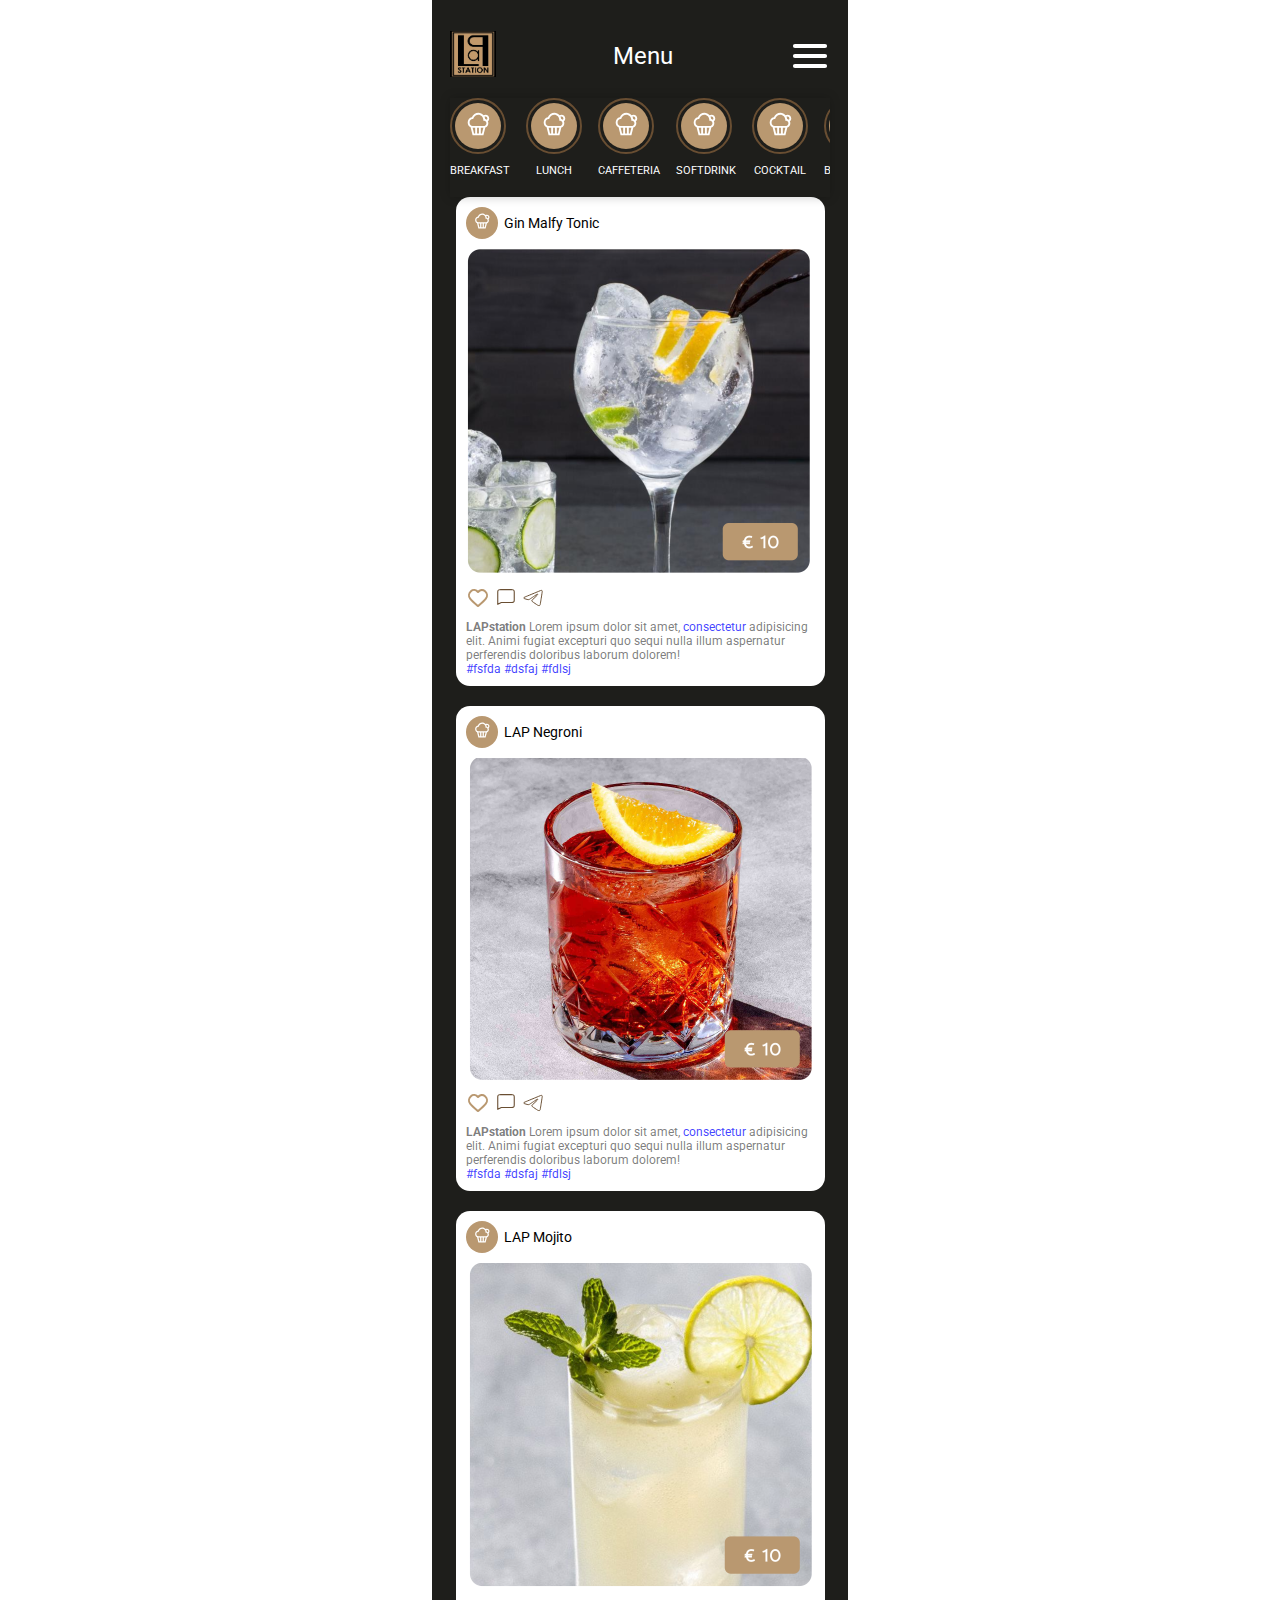
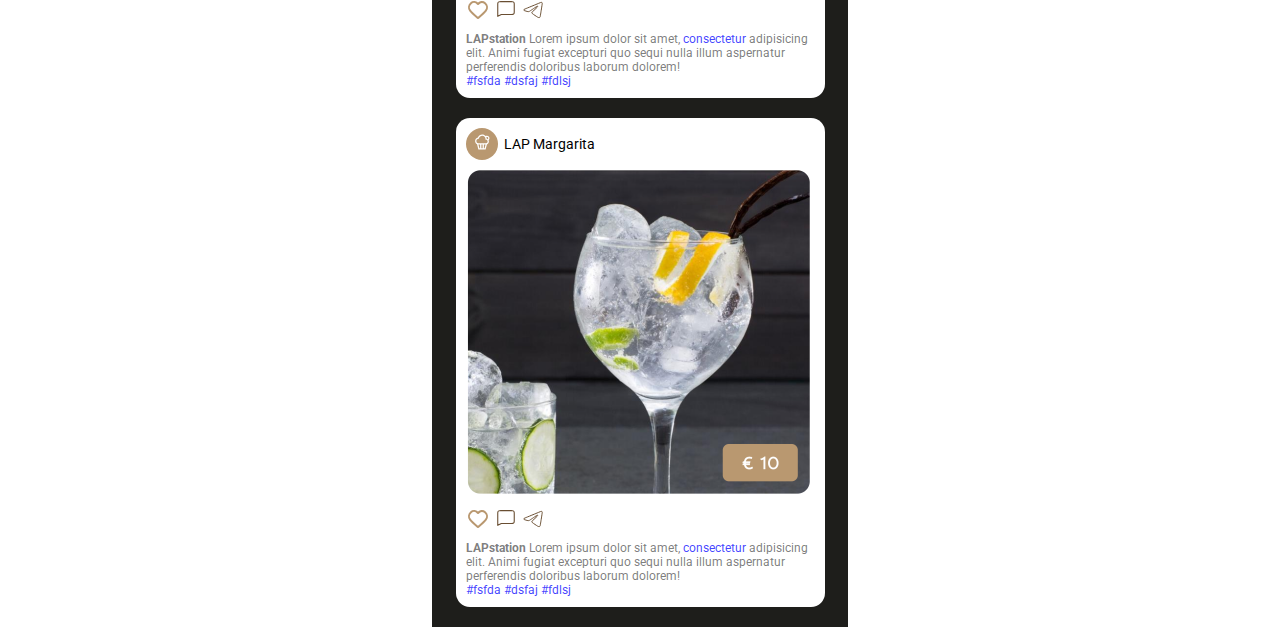
<file: public/pages/cocktail.html>
<!DOCTYPE html>
<html lang="en">

<head>
    <meta charset="UTF-8">
    <meta name="viewport" content="width=device-width, initial-scale=1.0">
    <title>Document</title>

    <link rel="stylesheet" href="../css/style.css">
</head>

<body>


    <div class="main_container">

        <div class="header container_inner">
            <a href="../../index.html"><img src="../media/logo-lap-station-removebg-preview.png" alt=""></a>
            <h1>Menu</h1>
            <svg viewBox="0 0 24 24" width="40" height="40" fill="none" xmlns="http://www.w3.org/2000/svg">
                <g id="SVGRepo_bgCarrier" stroke-width="0"></g>
                <g id="SVGRepo_tracerCarrier" stroke-linecap="round" stroke-linejoin="round"></g>
                <g id="SVGRepo_iconCarrier">
                    <g clip-path="url(#clip0_429_11066)">
                        <path d="M3 6.00092H21M3 12.0009H21M3 18.0009H21" stroke="white" stroke-width="2.5"
                            stroke-linecap="round" stroke-linejoin="round"></path>
                    </g>
                    <defs>
                        <clipPath id="clip0_429_11066">
                            <rect width="24" height="24" fill="white" transform="translate(0 0.000915527)"></rect>
                        </clipPath>
                    </defs>
                </g>
            </svg>
        </div>


        <div class="menu_sec">
            <a href="#" class="menu_circle">
                <div class="menu_circle_icon_container">
                    <div class="menu_circle_icon">
                        <svg viewBox="0 0 24 24" width="30" height="30" fill="none" xmlns="http://www.w3.org/2000/svg">
                            <g id="SVGRepo_bgCarrier" stroke-width="0"></g>
                            <g id="SVGRepo_tracerCarrier" stroke-linecap="round" stroke-linejoin="round"></g>
                            <g id="SVGRepo_iconCarrier">
                                <path fill-rule="evenodd" clip-rule="evenodd"
                                    d="M12.3125 4.5C10.5164 4.5 8.82873 5.76101 8.34633 7.45537L8.19127 8H7.625C6.39099 8 5.25 9.14903 5.25 10.75C5.25 12.351 6.39099 13.5 7.625 13.5L17 13.5C17.8888 13.5 18.75 12.6644 18.75 11.45C18.75 10.2356 17.8888 9.4 17 9.4H16.25V8.65C16.25 6.32633 14.4561 4.5 12.3125 4.5ZM7.07517 6.54154C7.90775 4.45368 10.0401 3 12.3125 3C13.9642 3 15.429 3.75903 16.4209 4.94897C16.8794 4.66462 17.4206 4.5 18.0001 4.5C19.6569 4.5 21.0001 5.84315 21.0001 7.5C21.0001 8.44102 20.567 9.2799 19.8902 9.8296C20.1217 10.3227 20.25 10.8767 20.25 11.45C20.25 13.0243 19.2825 14.4533 17.8668 14.8748L16.3355 21H7.66436L6.07718 14.6513C4.67921 13.9851 3.75 12.446 3.75 10.75C3.75 8.67647 5.13885 6.83765 7.07517 6.54154ZM18.9827 8.63351C19.3 8.35814 19.5001 7.95198 19.5001 7.5C19.5001 6.67157 18.8285 6 18.0001 6C17.7146 6 17.448 6.07938 17.2207 6.21791C17.4723 6.76512 17.6415 7.35981 17.7124 7.98371C18.1885 8.09814 18.6181 8.32498 18.9827 8.63351ZM11.25 15H12.75V19.5H11.25V15ZM14.25 19.5V15H16.2894L15.1644 19.5H14.25ZM9.75 15H7.71053L8.83553 19.5H9.75V15Z"
                                    fill="#ffffff"></path>
                            </g>
                        </svg>
                    </div>
                </div>
                <span>BREAKFAST</span>
            </a>
            <a class="menu_circle">
                <div class="menu_circle_icon_container">
                    <div class="menu_circle_icon">
                        <svg viewBox="0 0 24 24" width="30" height="30" fill="none" xmlns="http://www.w3.org/2000/svg">
                            <g id="SVGRepo_bgCarrier" stroke-width="0"></g>
                            <g id="SVGRepo_tracerCarrier" stroke-linecap="round" stroke-linejoin="round"></g>
                            <g id="SVGRepo_iconCarrier">
                                <path fill-rule="evenodd" clip-rule="evenodd"
                                    d="M12.3125 4.5C10.5164 4.5 8.82873 5.76101 8.34633 7.45537L8.19127 8H7.625C6.39099 8 5.25 9.14903 5.25 10.75C5.25 12.351 6.39099 13.5 7.625 13.5L17 13.5C17.8888 13.5 18.75 12.6644 18.75 11.45C18.75 10.2356 17.8888 9.4 17 9.4H16.25V8.65C16.25 6.32633 14.4561 4.5 12.3125 4.5ZM7.07517 6.54154C7.90775 4.45368 10.0401 3 12.3125 3C13.9642 3 15.429 3.75903 16.4209 4.94897C16.8794 4.66462 17.4206 4.5 18.0001 4.5C19.6569 4.5 21.0001 5.84315 21.0001 7.5C21.0001 8.44102 20.567 9.2799 19.8902 9.8296C20.1217 10.3227 20.25 10.8767 20.25 11.45C20.25 13.0243 19.2825 14.4533 17.8668 14.8748L16.3355 21H7.66436L6.07718 14.6513C4.67921 13.9851 3.75 12.446 3.75 10.75C3.75 8.67647 5.13885 6.83765 7.07517 6.54154ZM18.9827 8.63351C19.3 8.35814 19.5001 7.95198 19.5001 7.5C19.5001 6.67157 18.8285 6 18.0001 6C17.7146 6 17.448 6.07938 17.2207 6.21791C17.4723 6.76512 17.6415 7.35981 17.7124 7.98371C18.1885 8.09814 18.6181 8.32498 18.9827 8.63351ZM11.25 15H12.75V19.5H11.25V15ZM14.25 19.5V15H16.2894L15.1644 19.5H14.25ZM9.75 15H7.71053L8.83553 19.5H9.75V15Z"
                                    fill="#ffffff"></path>
                            </g>
                        </svg>
                    </div>
                </div>
                <span>LUNCH</span>
            </a>
            <a class="menu_circle">
                <div class="menu_circle_icon_container">
                    <div class="menu_circle_icon">
                        <svg viewBox="0 0 24 24" width="30" height="30" fill="none" xmlns="http://www.w3.org/2000/svg">
                            <g id="SVGRepo_bgCarrier" stroke-width="0"></g>
                            <g id="SVGRepo_tracerCarrier" stroke-linecap="round" stroke-linejoin="round"></g>
                            <g id="SVGRepo_iconCarrier">
                                <path fill-rule="evenodd" clip-rule="evenodd"
                                    d="M12.3125 4.5C10.5164 4.5 8.82873 5.76101 8.34633 7.45537L8.19127 8H7.625C6.39099 8 5.25 9.14903 5.25 10.75C5.25 12.351 6.39099 13.5 7.625 13.5L17 13.5C17.8888 13.5 18.75 12.6644 18.75 11.45C18.75 10.2356 17.8888 9.4 17 9.4H16.25V8.65C16.25 6.32633 14.4561 4.5 12.3125 4.5ZM7.07517 6.54154C7.90775 4.45368 10.0401 3 12.3125 3C13.9642 3 15.429 3.75903 16.4209 4.94897C16.8794 4.66462 17.4206 4.5 18.0001 4.5C19.6569 4.5 21.0001 5.84315 21.0001 7.5C21.0001 8.44102 20.567 9.2799 19.8902 9.8296C20.1217 10.3227 20.25 10.8767 20.25 11.45C20.25 13.0243 19.2825 14.4533 17.8668 14.8748L16.3355 21H7.66436L6.07718 14.6513C4.67921 13.9851 3.75 12.446 3.75 10.75C3.75 8.67647 5.13885 6.83765 7.07517 6.54154ZM18.9827 8.63351C19.3 8.35814 19.5001 7.95198 19.5001 7.5C19.5001 6.67157 18.8285 6 18.0001 6C17.7146 6 17.448 6.07938 17.2207 6.21791C17.4723 6.76512 17.6415 7.35981 17.7124 7.98371C18.1885 8.09814 18.6181 8.32498 18.9827 8.63351ZM11.25 15H12.75V19.5H11.25V15ZM14.25 19.5V15H16.2894L15.1644 19.5H14.25ZM9.75 15H7.71053L8.83553 19.5H9.75V15Z"
                                    fill="#ffffff"></path>
                            </g>
                        </svg>
                    </div>
                </div>
                <span>CAFFETERIA</span>
            </a>
            <a class="menu_circle">
                <div class="menu_circle_icon_container">
                    <div class="menu_circle_icon">
                        <svg viewBox="0 0 24 24" width="30" height="30" fill="none" xmlns="http://www.w3.org/2000/svg">
                            <g id="SVGRepo_bgCarrier" stroke-width="0"></g>
                            <g id="SVGRepo_tracerCarrier" stroke-linecap="round" stroke-linejoin="round"></g>
                            <g id="SVGRepo_iconCarrier">
                                <path fill-rule="evenodd" clip-rule="evenodd"
                                    d="M12.3125 4.5C10.5164 4.5 8.82873 5.76101 8.34633 7.45537L8.19127 8H7.625C6.39099 8 5.25 9.14903 5.25 10.75C5.25 12.351 6.39099 13.5 7.625 13.5L17 13.5C17.8888 13.5 18.75 12.6644 18.75 11.45C18.75 10.2356 17.8888 9.4 17 9.4H16.25V8.65C16.25 6.32633 14.4561 4.5 12.3125 4.5ZM7.07517 6.54154C7.90775 4.45368 10.0401 3 12.3125 3C13.9642 3 15.429 3.75903 16.4209 4.94897C16.8794 4.66462 17.4206 4.5 18.0001 4.5C19.6569 4.5 21.0001 5.84315 21.0001 7.5C21.0001 8.44102 20.567 9.2799 19.8902 9.8296C20.1217 10.3227 20.25 10.8767 20.25 11.45C20.25 13.0243 19.2825 14.4533 17.8668 14.8748L16.3355 21H7.66436L6.07718 14.6513C4.67921 13.9851 3.75 12.446 3.75 10.75C3.75 8.67647 5.13885 6.83765 7.07517 6.54154ZM18.9827 8.63351C19.3 8.35814 19.5001 7.95198 19.5001 7.5C19.5001 6.67157 18.8285 6 18.0001 6C17.7146 6 17.448 6.07938 17.2207 6.21791C17.4723 6.76512 17.6415 7.35981 17.7124 7.98371C18.1885 8.09814 18.6181 8.32498 18.9827 8.63351ZM11.25 15H12.75V19.5H11.25V15ZM14.25 19.5V15H16.2894L15.1644 19.5H14.25ZM9.75 15H7.71053L8.83553 19.5H9.75V15Z"
                                    fill="#ffffff"></path>
                            </g>
                        </svg>
                    </div>
                </div>
                <span>SOFTDRINK</span>
            </a>
            <a href="./public/pages/cocktail.html" class="menu_circle">
                <div class="menu_circle_icon_container">
                    <div class="menu_circle_icon">
                        <svg viewBox="0 0 24 24" width="30" height="30" fill="none" xmlns="http://www.w3.org/2000/svg">
                            <g id="SVGRepo_bgCarrier" stroke-width="0"></g>
                            <g id="SVGRepo_tracerCarrier" stroke-linecap="round" stroke-linejoin="round"></g>
                            <g id="SVGRepo_iconCarrier">
                                <path fill-rule="evenodd" clip-rule="evenodd"
                                    d="M12.3125 4.5C10.5164 4.5 8.82873 5.76101 8.34633 7.45537L8.19127 8H7.625C6.39099 8 5.25 9.14903 5.25 10.75C5.25 12.351 6.39099 13.5 7.625 13.5L17 13.5C17.8888 13.5 18.75 12.6644 18.75 11.45C18.75 10.2356 17.8888 9.4 17 9.4H16.25V8.65C16.25 6.32633 14.4561 4.5 12.3125 4.5ZM7.07517 6.54154C7.90775 4.45368 10.0401 3 12.3125 3C13.9642 3 15.429 3.75903 16.4209 4.94897C16.8794 4.66462 17.4206 4.5 18.0001 4.5C19.6569 4.5 21.0001 5.84315 21.0001 7.5C21.0001 8.44102 20.567 9.2799 19.8902 9.8296C20.1217 10.3227 20.25 10.8767 20.25 11.45C20.25 13.0243 19.2825 14.4533 17.8668 14.8748L16.3355 21H7.66436L6.07718 14.6513C4.67921 13.9851 3.75 12.446 3.75 10.75C3.75 8.67647 5.13885 6.83765 7.07517 6.54154ZM18.9827 8.63351C19.3 8.35814 19.5001 7.95198 19.5001 7.5C19.5001 6.67157 18.8285 6 18.0001 6C17.7146 6 17.448 6.07938 17.2207 6.21791C17.4723 6.76512 17.6415 7.35981 17.7124 7.98371C18.1885 8.09814 18.6181 8.32498 18.9827 8.63351ZM11.25 15H12.75V19.5H11.25V15ZM14.25 19.5V15H16.2894L15.1644 19.5H14.25ZM9.75 15H7.71053L8.83553 19.5H9.75V15Z"
                                    fill="#ffffff"></path>
                            </g>
                        </svg>
                    </div>
                </div>
                <span>COCKTAIL</span>
            </a>
            <a class="menu_circle">
                <div class="menu_circle_icon_container">
                    <div class="menu_circle_icon">
                        <svg viewBox="0 0 24 24" width="30" height="30" fill="none" xmlns="http://www.w3.org/2000/svg">
                            <g id="SVGRepo_bgCarrier" stroke-width="0"></g>
                            <g id="SVGRepo_tracerCarrier" stroke-linecap="round" stroke-linejoin="round"></g>
                            <g id="SVGRepo_iconCarrier">
                                <path fill-rule="evenodd" clip-rule="evenodd"
                                    d="M12.3125 4.5C10.5164 4.5 8.82873 5.76101 8.34633 7.45537L8.19127 8H7.625C6.39099 8 5.25 9.14903 5.25 10.75C5.25 12.351 6.39099 13.5 7.625 13.5L17 13.5C17.8888 13.5 18.75 12.6644 18.75 11.45C18.75 10.2356 17.8888 9.4 17 9.4H16.25V8.65C16.25 6.32633 14.4561 4.5 12.3125 4.5ZM7.07517 6.54154C7.90775 4.45368 10.0401 3 12.3125 3C13.9642 3 15.429 3.75903 16.4209 4.94897C16.8794 4.66462 17.4206 4.5 18.0001 4.5C19.6569 4.5 21.0001 5.84315 21.0001 7.5C21.0001 8.44102 20.567 9.2799 19.8902 9.8296C20.1217 10.3227 20.25 10.8767 20.25 11.45C20.25 13.0243 19.2825 14.4533 17.8668 14.8748L16.3355 21H7.66436L6.07718 14.6513C4.67921 13.9851 3.75 12.446 3.75 10.75C3.75 8.67647 5.13885 6.83765 7.07517 6.54154ZM18.9827 8.63351C19.3 8.35814 19.5001 7.95198 19.5001 7.5C19.5001 6.67157 18.8285 6 18.0001 6C17.7146 6 17.448 6.07938 17.2207 6.21791C17.4723 6.76512 17.6415 7.35981 17.7124 7.98371C18.1885 8.09814 18.6181 8.32498 18.9827 8.63351ZM11.25 15H12.75V19.5H11.25V15ZM14.25 19.5V15H16.2894L15.1644 19.5H14.25ZM9.75 15H7.71053L8.83553 19.5H9.75V15Z"
                                    fill="#ffffff"></path>
                            </g>
                        </svg>
                    </div>
                </div>
                <span>BREAKFAST</span>
            </a>
            <a class="menu_circle">
                <div class="menu_circle_icon_container">
                    <div class="menu_circle_icon">
                        <svg viewBox="0 0 24 24" width="30" height="30" fill="none" xmlns="http://www.w3.org/2000/svg">
                            <g id="SVGRepo_bgCarrier" stroke-width="0"></g>
                            <g id="SVGRepo_tracerCarrier" stroke-linecap="round" stroke-linejoin="round"></g>
                            <g id="SVGRepo_iconCarrier">
                                <path fill-rule="evenodd" clip-rule="evenodd"
                                    d="M12.3125 4.5C10.5164 4.5 8.82873 5.76101 8.34633 7.45537L8.19127 8H7.625C6.39099 8 5.25 9.14903 5.25 10.75C5.25 12.351 6.39099 13.5 7.625 13.5L17 13.5C17.8888 13.5 18.75 12.6644 18.75 11.45C18.75 10.2356 17.8888 9.4 17 9.4H16.25V8.65C16.25 6.32633 14.4561 4.5 12.3125 4.5ZM7.07517 6.54154C7.90775 4.45368 10.0401 3 12.3125 3C13.9642 3 15.429 3.75903 16.4209 4.94897C16.8794 4.66462 17.4206 4.5 18.0001 4.5C19.6569 4.5 21.0001 5.84315 21.0001 7.5C21.0001 8.44102 20.567 9.2799 19.8902 9.8296C20.1217 10.3227 20.25 10.8767 20.25 11.45C20.25 13.0243 19.2825 14.4533 17.8668 14.8748L16.3355 21H7.66436L6.07718 14.6513C4.67921 13.9851 3.75 12.446 3.75 10.75C3.75 8.67647 5.13885 6.83765 7.07517 6.54154ZM18.9827 8.63351C19.3 8.35814 19.5001 7.95198 19.5001 7.5C19.5001 6.67157 18.8285 6 18.0001 6C17.7146 6 17.448 6.07938 17.2207 6.21791C17.4723 6.76512 17.6415 7.35981 17.7124 7.98371C18.1885 8.09814 18.6181 8.32498 18.9827 8.63351ZM11.25 15H12.75V19.5H11.25V15ZM14.25 19.5V15H16.2894L15.1644 19.5H14.25ZM9.75 15H7.71053L8.83553 19.5H9.75V15Z"
                                    fill="#ffffff"></path>
                            </g>
                        </svg>
                    </div>
                </div>
                <span>BREAKFAST</span>
            </a>

        </div>


        <a href=".../pages/breakfast.html" class="card_box">
            <div class="card">
                <div class="title">
                    <div class="menu_circle_icon">
                        <svg viewBox="0 0 24 24" width="20" height="20" fill="none" xmlns="http://www.w3.org/2000/svg">
                            <g id="SVGRepo_bgCarrier" stroke-width="0"></g>
                            <g id="SVGRepo_tracerCarrier" stroke-linecap="round" stroke-linejoin="round"></g>
                            <g id="SVGRepo_iconCarrier">
                                <path fill-rule="evenodd" clip-rule="evenodd"
                                    d="M12.3125 4.5C10.5164 4.5 8.82873 5.76101 8.34633 7.45537L8.19127 8H7.625C6.39099 8 5.25 9.14903 5.25 10.75C5.25 12.351 6.39099 13.5 7.625 13.5L17 13.5C17.8888 13.5 18.75 12.6644 18.75 11.45C18.75 10.2356 17.8888 9.4 17 9.4H16.25V8.65C16.25 6.32633 14.4561 4.5 12.3125 4.5ZM7.07517 6.54154C7.90775 4.45368 10.0401 3 12.3125 3C13.9642 3 15.429 3.75903 16.4209 4.94897C16.8794 4.66462 17.4206 4.5 18.0001 4.5C19.6569 4.5 21.0001 5.84315 21.0001 7.5C21.0001 8.44102 20.567 9.2799 19.8902 9.8296C20.1217 10.3227 20.25 10.8767 20.25 11.45C20.25 13.0243 19.2825 14.4533 17.8668 14.8748L16.3355 21H7.66436L6.07718 14.6513C4.67921 13.9851 3.75 12.446 3.75 10.75C3.75 8.67647 5.13885 6.83765 7.07517 6.54154ZM18.9827 8.63351C19.3 8.35814 19.5001 7.95198 19.5001 7.5C19.5001 6.67157 18.8285 6 18.0001 6C17.7146 6 17.448 6.07938 17.2207 6.21791C17.4723 6.76512 17.6415 7.35981 17.7124 7.98371C18.1885 8.09814 18.6181 8.32498 18.9827 8.63351ZM11.25 15H12.75V19.5H11.25V15ZM14.25 19.5V15H16.2894L15.1644 19.5H14.25ZM9.75 15H7.71053L8.83553 19.5H9.75V15Z"
                                    fill="#ffffff"></path>
                            </g>
                        </svg>
                    </div>
                    <span>Gin Malfy Tonic</span>
                </div>
                <img src="../media/img_05.png" alt="">
                <div class="card_icons">
                    <svg width="24px" height="24px" viewBox="0 0 24 24" fill="none" xmlns="http://www.w3.org/2000/svg"
                        stroke="#b99870">
                        <g id="SVGRepo_bgCarrier" stroke-width="0"></g>
                        <g id="SVGRepo_tracerCarrier" stroke-linecap="round" stroke-linejoin="round"></g>
                        <g id="SVGRepo_iconCarrier">
                            <path fill-rule="evenodd" clip-rule="evenodd"
                                d="M12 6.00019C10.2006 3.90317 7.19377 3.2551 4.93923 5.17534C2.68468 7.09558 2.36727 10.3061 4.13778 12.5772C5.60984 14.4654 10.0648 18.4479 11.5249 19.7369C11.6882 19.8811 11.7699 19.9532 11.8652 19.9815C11.9483 20.0062 12.0393 20.0062 12.1225 19.9815C12.2178 19.9532 12.2994 19.8811 12.4628 19.7369C13.9229 18.4479 18.3778 14.4654 19.8499 12.5772C21.6204 10.3061 21.3417 7.07538 19.0484 5.17534C16.7551 3.2753 13.7994 3.90317 12 6.00019Z"
                                stroke="#b99870" stroke-width="2" stroke-linecap="round" stroke-linejoin="round"></path>
                        </g>
                    </svg>
                    <svg viewBox="0 0 24 24" width="22px" height="22px" fill="none" xmlns="http://www.w3.org/2000/svg"
                        transform="matrix(-1, 0, 0, 1, 0, 0)">
                        <g id="SVGRepo_bgCarrier" stroke-width="0"></g>
                        <g id="SVGRepo_tracerCarrier" stroke-linecap="round" stroke-linejoin="round"></g>
                        <g id="SVGRepo_iconCarrier">
                            <path
                                d="M3 7.2C3 6.07989 3 5.51984 3.21799 5.09202C3.40973 4.71569 3.71569 4.40973 4.09202 4.21799C4.51984 4 5.0799 4 6.2 4H17.8C18.9201 4 19.4802 4 19.908 4.21799C20.2843 4.40973 20.5903 4.71569 20.782 5.09202C21 5.51984 21 6.0799 21 7.2V20L17.6757 18.3378C17.4237 18.2118 17.2977 18.1488 17.1656 18.1044C17.0484 18.065 16.9277 18.0365 16.8052 18.0193C16.6672 18 16.5263 18 16.2446 18H6.2C5.07989 18 4.51984 18 4.09202 17.782C3.71569 17.5903 3.40973 17.2843 3.21799 16.908C3 16.4802 3 15.9201 3 14.8V7.2Z"
                                stroke="#694e32" stroke-width="1.2" stroke-linecap="round" stroke-linejoin="round">
                            </path>
                        </g>
                    </svg>
                    <svg viewBox="0 0 192 192" width="24px" height="24px" xmlns="http://www.w3.org/2000/svg" fill="none"
                        stroke="#694e32">
                        <g id="SVGRepo_bgCarrier" stroke-width="0"></g>
                        <g id="SVGRepo_tracerCarrier" stroke-linecap="round" stroke-linejoin="round"></g>
                        <g id="SVGRepo_iconCarrier">
                            <path stroke="#694e32" stroke-width="7.912000000000001"
                                d="M23.073 88.132s65.458-26.782 88.16-36.212c8.702-3.772 38.215-15.843 38.215-15.843s13.621-5.28 12.486 7.544c-.379 5.281-3.406 23.764-6.433 43.756-4.54 28.291-9.459 59.221-9.459 59.221s-.756 8.676-7.188 10.185c-6.433 1.509-17.027-5.281-18.919-6.79-1.513-1.132-28.377-18.106-38.214-26.404-2.649-2.263-5.676-6.79.378-12.071 13.621-12.447 29.891-27.913 39.728-37.72 4.54-4.527 9.081-15.089-9.837-2.264-26.864 18.483-53.35 35.835-53.35 35.835s-6.053 3.772-17.404.377c-11.351-3.395-24.594-7.921-24.594-7.921s-9.08-5.659 6.433-11.693Z">
                            </path>
                        </g>
                    </svg>
                </div>
                <div class="card_comments">
                    <b>LAPstation</b> Lorem ipsum dolor sit amet, <span>consectetur</span> adipisicing elit. Animi
                    fugiat excepturi quo sequi nulla illum aspernatur perferendis doloribus laborum dolorem! <br>
                    <span>#fsfda #dsfaj #fdlsj</span>
                </div>
            </div>
        </a>
        <a href="" class="card_box">
            <div class="card">
                <div class="title">
                    <div class="menu_circle_icon">
                        <svg viewBox="0 0 24 24" width="20" height="20" fill="none" xmlns="http://www.w3.org/2000/svg">
                            <g id="SVGRepo_bgCarrier" stroke-width="0"></g>
                            <g id="SVGRepo_tracerCarrier" stroke-linecap="round" stroke-linejoin="round"></g>
                            <g id="SVGRepo_iconCarrier">
                                <path fill-rule="evenodd" clip-rule="evenodd"
                                    d="M12.3125 4.5C10.5164 4.5 8.82873 5.76101 8.34633 7.45537L8.19127 8H7.625C6.39099 8 5.25 9.14903 5.25 10.75C5.25 12.351 6.39099 13.5 7.625 13.5L17 13.5C17.8888 13.5 18.75 12.6644 18.75 11.45C18.75 10.2356 17.8888 9.4 17 9.4H16.25V8.65C16.25 6.32633 14.4561 4.5 12.3125 4.5ZM7.07517 6.54154C7.90775 4.45368 10.0401 3 12.3125 3C13.9642 3 15.429 3.75903 16.4209 4.94897C16.8794 4.66462 17.4206 4.5 18.0001 4.5C19.6569 4.5 21.0001 5.84315 21.0001 7.5C21.0001 8.44102 20.567 9.2799 19.8902 9.8296C20.1217 10.3227 20.25 10.8767 20.25 11.45C20.25 13.0243 19.2825 14.4533 17.8668 14.8748L16.3355 21H7.66436L6.07718 14.6513C4.67921 13.9851 3.75 12.446 3.75 10.75C3.75 8.67647 5.13885 6.83765 7.07517 6.54154ZM18.9827 8.63351C19.3 8.35814 19.5001 7.95198 19.5001 7.5C19.5001 6.67157 18.8285 6 18.0001 6C17.7146 6 17.448 6.07938 17.2207 6.21791C17.4723 6.76512 17.6415 7.35981 17.7124 7.98371C18.1885 8.09814 18.6181 8.32498 18.9827 8.63351ZM11.25 15H12.75V19.5H11.25V15ZM14.25 19.5V15H16.2894L15.1644 19.5H14.25ZM9.75 15H7.71053L8.83553 19.5H9.75V15Z"
                                    fill="#ffffff"></path>
                            </g>
                        </svg>
                    </div>
                    <span>LAP Negroni</span>
                </div>
                <img src="../media/img_06.png" alt="">
                <div class="card_icons">
                    <svg width="24px" height="24px" viewBox="0 0 24 24" fill="none" xmlns="http://www.w3.org/2000/svg"
                        stroke="#b99870">
                        <g id="SVGRepo_bgCarrier" stroke-width="0"></g>
                        <g id="SVGRepo_tracerCarrier" stroke-linecap="round" stroke-linejoin="round"></g>
                        <g id="SVGRepo_iconCarrier">
                            <path fill-rule="evenodd" clip-rule="evenodd"
                                d="M12 6.00019C10.2006 3.90317 7.19377 3.2551 4.93923 5.17534C2.68468 7.09558 2.36727 10.3061 4.13778 12.5772C5.60984 14.4654 10.0648 18.4479 11.5249 19.7369C11.6882 19.8811 11.7699 19.9532 11.8652 19.9815C11.9483 20.0062 12.0393 20.0062 12.1225 19.9815C12.2178 19.9532 12.2994 19.8811 12.4628 19.7369C13.9229 18.4479 18.3778 14.4654 19.8499 12.5772C21.6204 10.3061 21.3417 7.07538 19.0484 5.17534C16.7551 3.2753 13.7994 3.90317 12 6.00019Z"
                                stroke="#b99870" stroke-width="2" stroke-linecap="round" stroke-linejoin="round"></path>
                        </g>
                    </svg>
                    <svg viewBox="0 0 24 24" width="22px" height="22px" fill="none" xmlns="http://www.w3.org/2000/svg"
                        transform="matrix(-1, 0, 0, 1, 0, 0)">
                        <g id="SVGRepo_bgCarrier" stroke-width="0"></g>
                        <g id="SVGRepo_tracerCarrier" stroke-linecap="round" stroke-linejoin="round"></g>
                        <g id="SVGRepo_iconCarrier">
                            <path
                                d="M3 7.2C3 6.07989 3 5.51984 3.21799 5.09202C3.40973 4.71569 3.71569 4.40973 4.09202 4.21799C4.51984 4 5.0799 4 6.2 4H17.8C18.9201 4 19.4802 4 19.908 4.21799C20.2843 4.40973 20.5903 4.71569 20.782 5.09202C21 5.51984 21 6.0799 21 7.2V20L17.6757 18.3378C17.4237 18.2118 17.2977 18.1488 17.1656 18.1044C17.0484 18.065 16.9277 18.0365 16.8052 18.0193C16.6672 18 16.5263 18 16.2446 18H6.2C5.07989 18 4.51984 18 4.09202 17.782C3.71569 17.5903 3.40973 17.2843 3.21799 16.908C3 16.4802 3 15.9201 3 14.8V7.2Z"
                                stroke="#694e32" stroke-width="1.2" stroke-linecap="round" stroke-linejoin="round">
                            </path>
                        </g>
                    </svg>
                    <svg viewBox="0 0 192 192" width="24px" height="24px" xmlns="http://www.w3.org/2000/svg" fill="none"
                        stroke="#694e32">
                        <g id="SVGRepo_bgCarrier" stroke-width="0"></g>
                        <g id="SVGRepo_tracerCarrier" stroke-linecap="round" stroke-linejoin="round"></g>
                        <g id="SVGRepo_iconCarrier">
                            <path stroke="#694e32" stroke-width="7.912000000000001"
                                d="M23.073 88.132s65.458-26.782 88.16-36.212c8.702-3.772 38.215-15.843 38.215-15.843s13.621-5.28 12.486 7.544c-.379 5.281-3.406 23.764-6.433 43.756-4.54 28.291-9.459 59.221-9.459 59.221s-.756 8.676-7.188 10.185c-6.433 1.509-17.027-5.281-18.919-6.79-1.513-1.132-28.377-18.106-38.214-26.404-2.649-2.263-5.676-6.79.378-12.071 13.621-12.447 29.891-27.913 39.728-37.72 4.54-4.527 9.081-15.089-9.837-2.264-26.864 18.483-53.35 35.835-53.35 35.835s-6.053 3.772-17.404.377c-11.351-3.395-24.594-7.921-24.594-7.921s-9.08-5.659 6.433-11.693Z">
                            </path>
                        </g>
                    </svg>
                </div>
                <div class="card_comments">
                    <b>LAPstation</b> Lorem ipsum dolor sit amet, <span>consectetur</span> adipisicing elit. Animi
                    fugiat excepturi quo sequi nulla illum aspernatur perferendis doloribus laborum dolorem! <br>
                    <span>#fsfda #dsfaj #fdlsj</span>
                </div>
            </div>
        </a>
        <a href="" class="card_box">
            <div class="card">
                <div class="title">
                    <div class="menu_circle_icon">
                        <svg viewBox="0 0 24 24" width="20" height="20" fill="none" xmlns="http://www.w3.org/2000/svg">
                            <g id="SVGRepo_bgCarrier" stroke-width="0"></g>
                            <g id="SVGRepo_tracerCarrier" stroke-linecap="round" stroke-linejoin="round"></g>
                            <g id="SVGRepo_iconCarrier">
                                <path fill-rule="evenodd" clip-rule="evenodd"
                                    d="M12.3125 4.5C10.5164 4.5 8.82873 5.76101 8.34633 7.45537L8.19127 8H7.625C6.39099 8 5.25 9.14903 5.25 10.75C5.25 12.351 6.39099 13.5 7.625 13.5L17 13.5C17.8888 13.5 18.75 12.6644 18.75 11.45C18.75 10.2356 17.8888 9.4 17 9.4H16.25V8.65C16.25 6.32633 14.4561 4.5 12.3125 4.5ZM7.07517 6.54154C7.90775 4.45368 10.0401 3 12.3125 3C13.9642 3 15.429 3.75903 16.4209 4.94897C16.8794 4.66462 17.4206 4.5 18.0001 4.5C19.6569 4.5 21.0001 5.84315 21.0001 7.5C21.0001 8.44102 20.567 9.2799 19.8902 9.8296C20.1217 10.3227 20.25 10.8767 20.25 11.45C20.25 13.0243 19.2825 14.4533 17.8668 14.8748L16.3355 21H7.66436L6.07718 14.6513C4.67921 13.9851 3.75 12.446 3.75 10.75C3.75 8.67647 5.13885 6.83765 7.07517 6.54154ZM18.9827 8.63351C19.3 8.35814 19.5001 7.95198 19.5001 7.5C19.5001 6.67157 18.8285 6 18.0001 6C17.7146 6 17.448 6.07938 17.2207 6.21791C17.4723 6.76512 17.6415 7.35981 17.7124 7.98371C18.1885 8.09814 18.6181 8.32498 18.9827 8.63351ZM11.25 15H12.75V19.5H11.25V15ZM14.25 19.5V15H16.2894L15.1644 19.5H14.25ZM9.75 15H7.71053L8.83553 19.5H9.75V15Z"
                                    fill="#ffffff"></path>
                            </g>
                        </svg>
                    </div>
                    <span>LAP Mojito</span>
                </div>
                <img src="../media/img_07.png" alt="">
                <div class="card_icons">
                    <svg width="24px" height="24px" viewBox="0 0 24 24" fill="none" xmlns="http://www.w3.org/2000/svg"
                        stroke="#b99870">
                        <g id="SVGRepo_bgCarrier" stroke-width="0"></g>
                        <g id="SVGRepo_tracerCarrier" stroke-linecap="round" stroke-linejoin="round"></g>
                        <g id="SVGRepo_iconCarrier">
                            <path fill-rule="evenodd" clip-rule="evenodd"
                                d="M12 6.00019C10.2006 3.90317 7.19377 3.2551 4.93923 5.17534C2.68468 7.09558 2.36727 10.3061 4.13778 12.5772C5.60984 14.4654 10.0648 18.4479 11.5249 19.7369C11.6882 19.8811 11.7699 19.9532 11.8652 19.9815C11.9483 20.0062 12.0393 20.0062 12.1225 19.9815C12.2178 19.9532 12.2994 19.8811 12.4628 19.7369C13.9229 18.4479 18.3778 14.4654 19.8499 12.5772C21.6204 10.3061 21.3417 7.07538 19.0484 5.17534C16.7551 3.2753 13.7994 3.90317 12 6.00019Z"
                                stroke="#b99870" stroke-width="2" stroke-linecap="round" stroke-linejoin="round"></path>
                        </g>
                    </svg>
                    <svg viewBox="0 0 24 24" width="22px" height="22px" fill="none" xmlns="http://www.w3.org/2000/svg"
                        transform="matrix(-1, 0, 0, 1, 0, 0)">
                        <g id="SVGRepo_bgCarrier" stroke-width="0"></g>
                        <g id="SVGRepo_tracerCarrier" stroke-linecap="round" stroke-linejoin="round"></g>
                        <g id="SVGRepo_iconCarrier">
                            <path
                                d="M3 7.2C3 6.07989 3 5.51984 3.21799 5.09202C3.40973 4.71569 3.71569 4.40973 4.09202 4.21799C4.51984 4 5.0799 4 6.2 4H17.8C18.9201 4 19.4802 4 19.908 4.21799C20.2843 4.40973 20.5903 4.71569 20.782 5.09202C21 5.51984 21 6.0799 21 7.2V20L17.6757 18.3378C17.4237 18.2118 17.2977 18.1488 17.1656 18.1044C17.0484 18.065 16.9277 18.0365 16.8052 18.0193C16.6672 18 16.5263 18 16.2446 18H6.2C5.07989 18 4.51984 18 4.09202 17.782C3.71569 17.5903 3.40973 17.2843 3.21799 16.908C3 16.4802 3 15.9201 3 14.8V7.2Z"
                                stroke="#694e32" stroke-width="1.2" stroke-linecap="round" stroke-linejoin="round">
                            </path>
                        </g>
                    </svg>
                    <svg viewBox="0 0 192 192" width="24px" height="24px" xmlns="http://www.w3.org/2000/svg" fill="none"
                        stroke="#694e32">
                        <g id="SVGRepo_bgCarrier" stroke-width="0"></g>
                        <g id="SVGRepo_tracerCarrier" stroke-linecap="round" stroke-linejoin="round"></g>
                        <g id="SVGRepo_iconCarrier">
                            <path stroke="#694e32" stroke-width="7.912000000000001"
                                d="M23.073 88.132s65.458-26.782 88.16-36.212c8.702-3.772 38.215-15.843 38.215-15.843s13.621-5.28 12.486 7.544c-.379 5.281-3.406 23.764-6.433 43.756-4.54 28.291-9.459 59.221-9.459 59.221s-.756 8.676-7.188 10.185c-6.433 1.509-17.027-5.281-18.919-6.79-1.513-1.132-28.377-18.106-38.214-26.404-2.649-2.263-5.676-6.79.378-12.071 13.621-12.447 29.891-27.913 39.728-37.72 4.54-4.527 9.081-15.089-9.837-2.264-26.864 18.483-53.35 35.835-53.35 35.835s-6.053 3.772-17.404.377c-11.351-3.395-24.594-7.921-24.594-7.921s-9.08-5.659 6.433-11.693Z">
                            </path>
                        </g>
                    </svg>
                </div>
                <div class="card_comments">
                    <b>LAPstation</b> Lorem ipsum dolor sit amet, <span>consectetur</span> adipisicing elit. Animi
                    fugiat excepturi quo sequi nulla illum aspernatur perferendis doloribus laborum dolorem! <br>
                    <span>#fsfda #dsfaj #fdlsj</span>
                </div>
            </div>
        </a>
        <a href="" class="card_box">
            <div class="card">
                <div class="title">
                    <div class="menu_circle_icon">
                        <svg viewBox="0 0 24 24" width="20" height="20" fill="none" xmlns="http://www.w3.org/2000/svg">
                            <g id="SVGRepo_bgCarrier" stroke-width="0"></g>
                            <g id="SVGRepo_tracerCarrier" stroke-linecap="round" stroke-linejoin="round"></g>
                            <g id="SVGRepo_iconCarrier">
                                <path fill-rule="evenodd" clip-rule="evenodd"
                                    d="M12.3125 4.5C10.5164 4.5 8.82873 5.76101 8.34633 7.45537L8.19127 8H7.625C6.39099 8 5.25 9.14903 5.25 10.75C5.25 12.351 6.39099 13.5 7.625 13.5L17 13.5C17.8888 13.5 18.75 12.6644 18.75 11.45C18.75 10.2356 17.8888 9.4 17 9.4H16.25V8.65C16.25 6.32633 14.4561 4.5 12.3125 4.5ZM7.07517 6.54154C7.90775 4.45368 10.0401 3 12.3125 3C13.9642 3 15.429 3.75903 16.4209 4.94897C16.8794 4.66462 17.4206 4.5 18.0001 4.5C19.6569 4.5 21.0001 5.84315 21.0001 7.5C21.0001 8.44102 20.567 9.2799 19.8902 9.8296C20.1217 10.3227 20.25 10.8767 20.25 11.45C20.25 13.0243 19.2825 14.4533 17.8668 14.8748L16.3355 21H7.66436L6.07718 14.6513C4.67921 13.9851 3.75 12.446 3.75 10.75C3.75 8.67647 5.13885 6.83765 7.07517 6.54154ZM18.9827 8.63351C19.3 8.35814 19.5001 7.95198 19.5001 7.5C19.5001 6.67157 18.8285 6 18.0001 6C17.7146 6 17.448 6.07938 17.2207 6.21791C17.4723 6.76512 17.6415 7.35981 17.7124 7.98371C18.1885 8.09814 18.6181 8.32498 18.9827 8.63351ZM11.25 15H12.75V19.5H11.25V15ZM14.25 19.5V15H16.2894L15.1644 19.5H14.25ZM9.75 15H7.71053L8.83553 19.5H9.75V15Z"
                                    fill="#ffffff"></path>
                            </g>
                        </svg>
                    </div>
                    <span>LAP Margarita</span>
                </div>
                <img src="../media/img_05.png" alt="">
                <div class="card_icons">
                    <svg width="24px" height="24px" viewBox="0 0 24 24" fill="none" xmlns="http://www.w3.org/2000/svg"
                        stroke="#b99870">
                        <g id="SVGRepo_bgCarrier" stroke-width="0"></g>
                        <g id="SVGRepo_tracerCarrier" stroke-linecap="round" stroke-linejoin="round"></g>
                        <g id="SVGRepo_iconCarrier">
                            <path fill-rule="evenodd" clip-rule="evenodd"
                                d="M12 6.00019C10.2006 3.90317 7.19377 3.2551 4.93923 5.17534C2.68468 7.09558 2.36727 10.3061 4.13778 12.5772C5.60984 14.4654 10.0648 18.4479 11.5249 19.7369C11.6882 19.8811 11.7699 19.9532 11.8652 19.9815C11.9483 20.0062 12.0393 20.0062 12.1225 19.9815C12.2178 19.9532 12.2994 19.8811 12.4628 19.7369C13.9229 18.4479 18.3778 14.4654 19.8499 12.5772C21.6204 10.3061 21.3417 7.07538 19.0484 5.17534C16.7551 3.2753 13.7994 3.90317 12 6.00019Z"
                                stroke="#b99870" stroke-width="2" stroke-linecap="round" stroke-linejoin="round"></path>
                        </g>
                    </svg>
                    <svg viewBox="0 0 24 24" width="22px" height="22px" fill="none" xmlns="http://www.w3.org/2000/svg"
                        transform="matrix(-1, 0, 0, 1, 0, 0)">
                        <g id="SVGRepo_bgCarrier" stroke-width="0"></g>
                        <g id="SVGRepo_tracerCarrier" stroke-linecap="round" stroke-linejoin="round"></g>
                        <g id="SVGRepo_iconCarrier">
                            <path
                                d="M3 7.2C3 6.07989 3 5.51984 3.21799 5.09202C3.40973 4.71569 3.71569 4.40973 4.09202 4.21799C4.51984 4 5.0799 4 6.2 4H17.8C18.9201 4 19.4802 4 19.908 4.21799C20.2843 4.40973 20.5903 4.71569 20.782 5.09202C21 5.51984 21 6.0799 21 7.2V20L17.6757 18.3378C17.4237 18.2118 17.2977 18.1488 17.1656 18.1044C17.0484 18.065 16.9277 18.0365 16.8052 18.0193C16.6672 18 16.5263 18 16.2446 18H6.2C5.07989 18 4.51984 18 4.09202 17.782C3.71569 17.5903 3.40973 17.2843 3.21799 16.908C3 16.4802 3 15.9201 3 14.8V7.2Z"
                                stroke="#694e32" stroke-width="1.2" stroke-linecap="round" stroke-linejoin="round">
                            </path>
                        </g>
                    </svg>
                    <svg viewBox="0 0 192 192" width="24px" height="24px" xmlns="http://www.w3.org/2000/svg" fill="none"
                        stroke="#694e32">
                        <g id="SVGRepo_bgCarrier" stroke-width="0"></g>
                        <g id="SVGRepo_tracerCarrier" stroke-linecap="round" stroke-linejoin="round"></g>
                        <g id="SVGRepo_iconCarrier">
                            <path stroke="#694e32" stroke-width="7.912000000000001"
                                d="M23.073 88.132s65.458-26.782 88.16-36.212c8.702-3.772 38.215-15.843 38.215-15.843s13.621-5.28 12.486 7.544c-.379 5.281-3.406 23.764-6.433 43.756-4.54 28.291-9.459 59.221-9.459 59.221s-.756 8.676-7.188 10.185c-6.433 1.509-17.027-5.281-18.919-6.79-1.513-1.132-28.377-18.106-38.214-26.404-2.649-2.263-5.676-6.79.378-12.071 13.621-12.447 29.891-27.913 39.728-37.72 4.54-4.527 9.081-15.089-9.837-2.264-26.864 18.483-53.35 35.835-53.35 35.835s-6.053 3.772-17.404.377c-11.351-3.395-24.594-7.921-24.594-7.921s-9.08-5.659 6.433-11.693Z">
                            </path>
                        </g>
                    </svg>
                </div>
                <div class="card_comments">
                    <b>LAPstation</b> Lorem ipsum dolor sit amet, <span>consectetur</span> adipisicing elit. Animi
                    fugiat excepturi quo sequi nulla illum aspernatur perferendis doloribus laborum dolorem! <br>
                    <span>#fsfda #dsfaj #fdlsj</span>
                </div>
            </div>
        </a>


    </div>

    <script src="../js/script.js"></script>
</body>

</html>
</file>
<file: public/css/style.css>
@import url("https://fonts.googleapis.com/css2?family=Poppins:ital,wght@0,100;0,200;0,300;0,400;0,500;0,600;0,700;0,800;0,900;1,100;1,200;1,300;1,400;1,500;1,600;1,700;1,800;1,900&family=Roboto:ital,wght@0,100;0,300;0,400;0,500;0,700;0,900;1,100;1,300;1,400;1,500;1,700;1,900&display=swap");

* {
  margin: 0;
  padding: 0;
  box-sizing: border-box;
}
img {
  max-width: 100%;
}

body {
  font-family: "Roboto", sans-serif;
  background-color: white;
}

.main_container {
  max-width: 416px;
  width: 100%;
  margin-inline: auto;
  color: white;
  background-color: #1e1e1b;
}
.header {
  display: flex;
  justify-content: space-between;
  max-width: 380px;
  margin-inline: auto;
  padding-top: 14px;
  align-items: center;
}
.header h1 {
  font-weight: 400;
  font-size: 24px;
}
.header img {
  max-width: 46px;
  width: 100%;
  object-fit: contain;
  height: 80px;
}
.menu_sec {
  max-width: 380px;
  display: flex;
  overflow-x: scroll;
  scroll-behavior: smooth;
  gap: 1em;
  margin-inline: auto;
  -ms-overflow-style: none; /* Internet Explorer 10+ */
  scrollbar-width: none; /* Firefox */
}
.menu_sec::-webkit-scrollbar {
  display: none;
}
.menu_circle {
  display: grid;
  gap: 10px;
  text-align: center;
  color: white;
  text-decoration: none;
}
.menu_circle_icon {
  padding: 6px 8px;
  background-color: #b99870;
  width: fit-content;
  border-radius: 50%;
}
.menu_circle_icon_container {
  padding: 3px;
  border: 2px solid #694e32;
  width: fit-content;
  border-radius: 50%;
}
.menu_circle span {
  font-size: 0.7em;
}

.card_box .title {
  display: flex;
  align-items: center;
  gap: 6px;
  align-self: self-start;
}
.card_box:not(:first-of-type) {
  color: black;
  margin-top: 20px;
}
.card_box .title .menu_circle_icon {
  padding: 4px 6px;
}
.card_box .card {
  background-color: white;
  border-radius: 14px;
  gap: 10px;
  display: flex;
  flex-direction: column;
  align-items: center;
  padding: 10px;
}
.card_box .title span {
  font-weight: 400;
  font-size: 14px;
}
.card_box {
  max-width: 389px;
  padding-inline: 10px;
  color: black;
  margin-inline: auto;
  display: block;
  text-decoration: none;
}
.card_icons {
  display: flex;
  gap: 5px;
  align-self: self-start;
}
.card_comments {
  font-size: 12px;
  align-self: self-start;
  color: rgba(0, 0, 0, 0.527);
}
.card_comments span{
  color: rgba(0, 0, 255, 0.747);
}
.card_box:last-child {
  padding-bottom: 20px;
}
.breakfast_details {
  max-width: 400px;
  margin-inline: auto;
  padding-inline: 10px;
}
.breakfast_details h2 {
  font-weight: 400;
  font-size: 34px;
  margin-top: 30px;
}
.breakfast_items_container {
  margin-top: 20px;
}
.breakfast_details .breakfast_items {
  font-size: 16px;
  display: flex;
  justify-content: space-between;
  padding-block: 3px;
  color: rgba(255, 255, 255, 0.849);
}
.breakfast_details .breakfast_items:last-child {
  padding-bottom: 20px;
}
.breakfast_details .breakfast_items span:first-child {
  font-size: 18px;
}
.breakfast_details .breakfast_items span:last-child {
  font-style: italic;
}
.header,
.menu_sec {
  position: sticky;
  top: 0;
  z-index: 9999;
  background-color: #1e1e1b;
}

.menu_sec {
  top: 98px;
  padding-bottom: 20px;
  box-shadow: 0px 0px 10px 0px rgba(0, 0, 0, 0.2);
}
@media (max-width: 400px) {
  .header,
  .menu_sec {
    max-width: 100%;
    padding-inline: 14px;
  }
}
</file>
